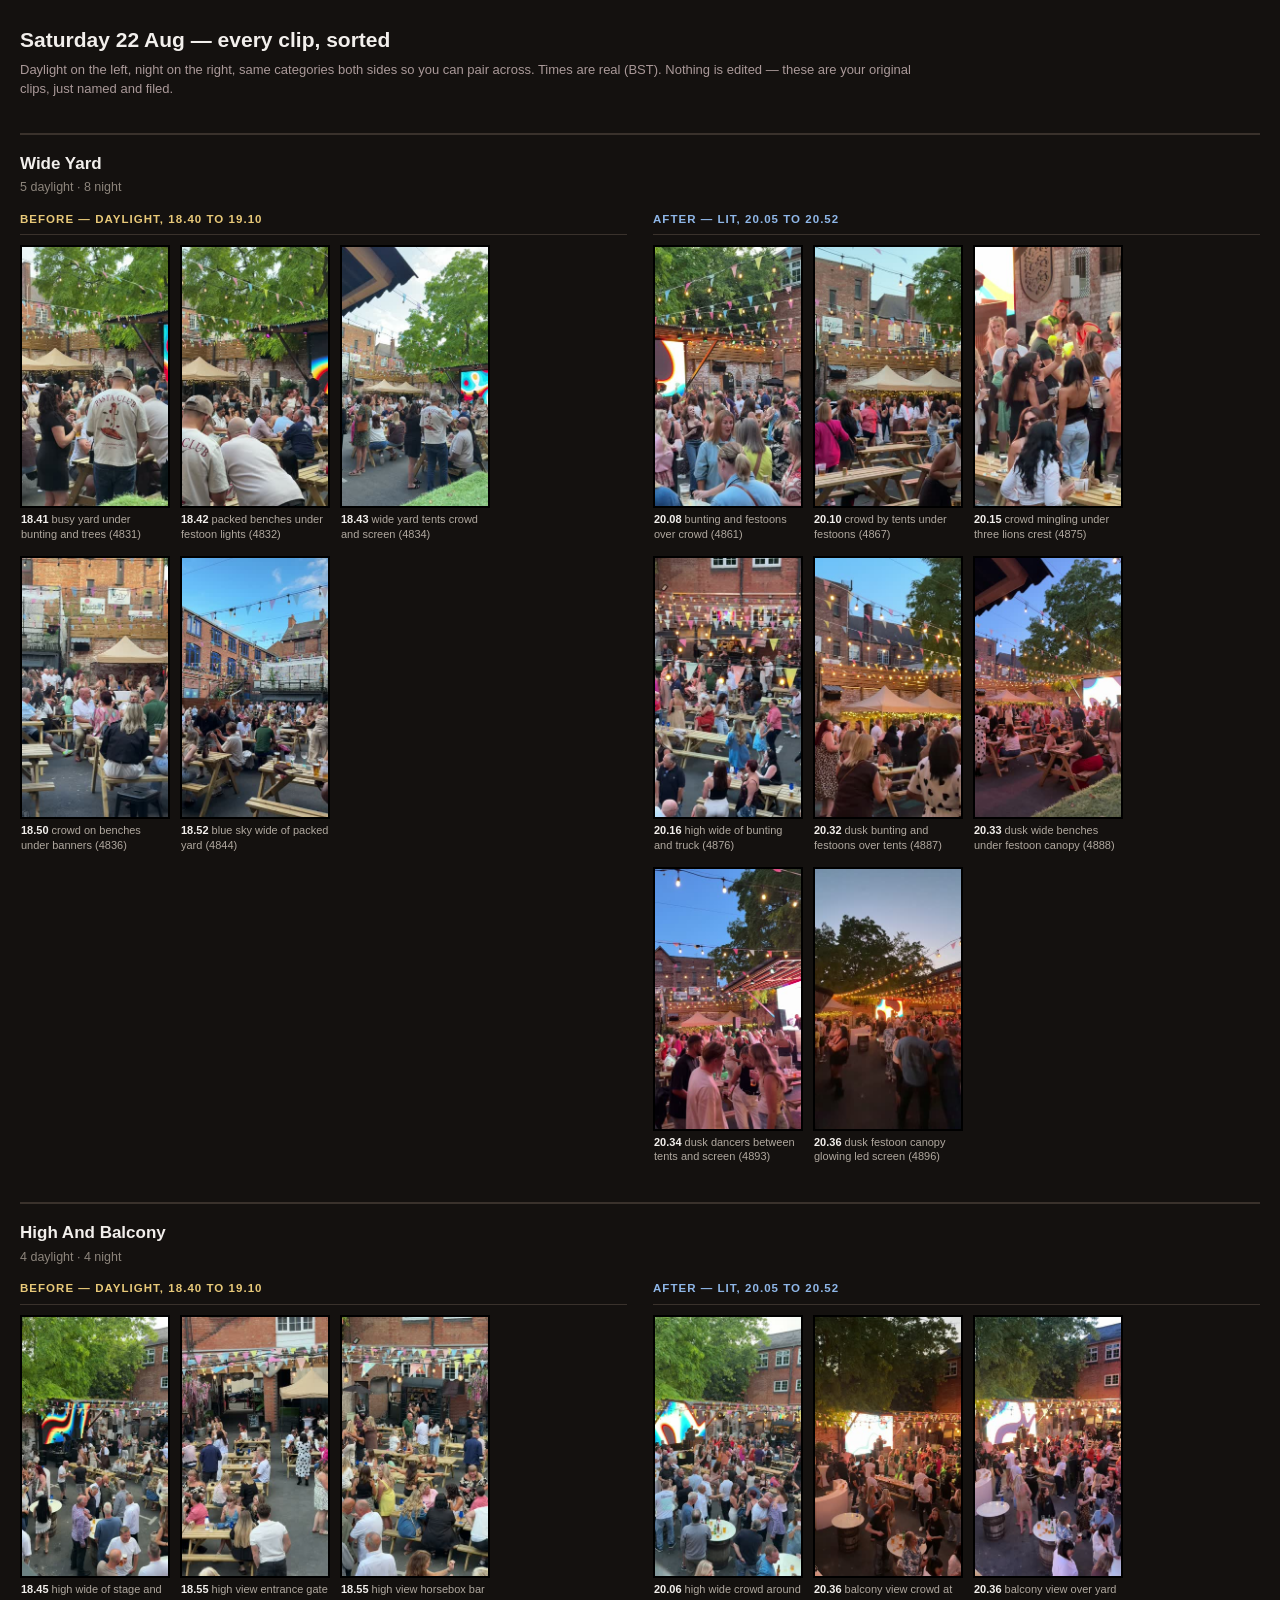
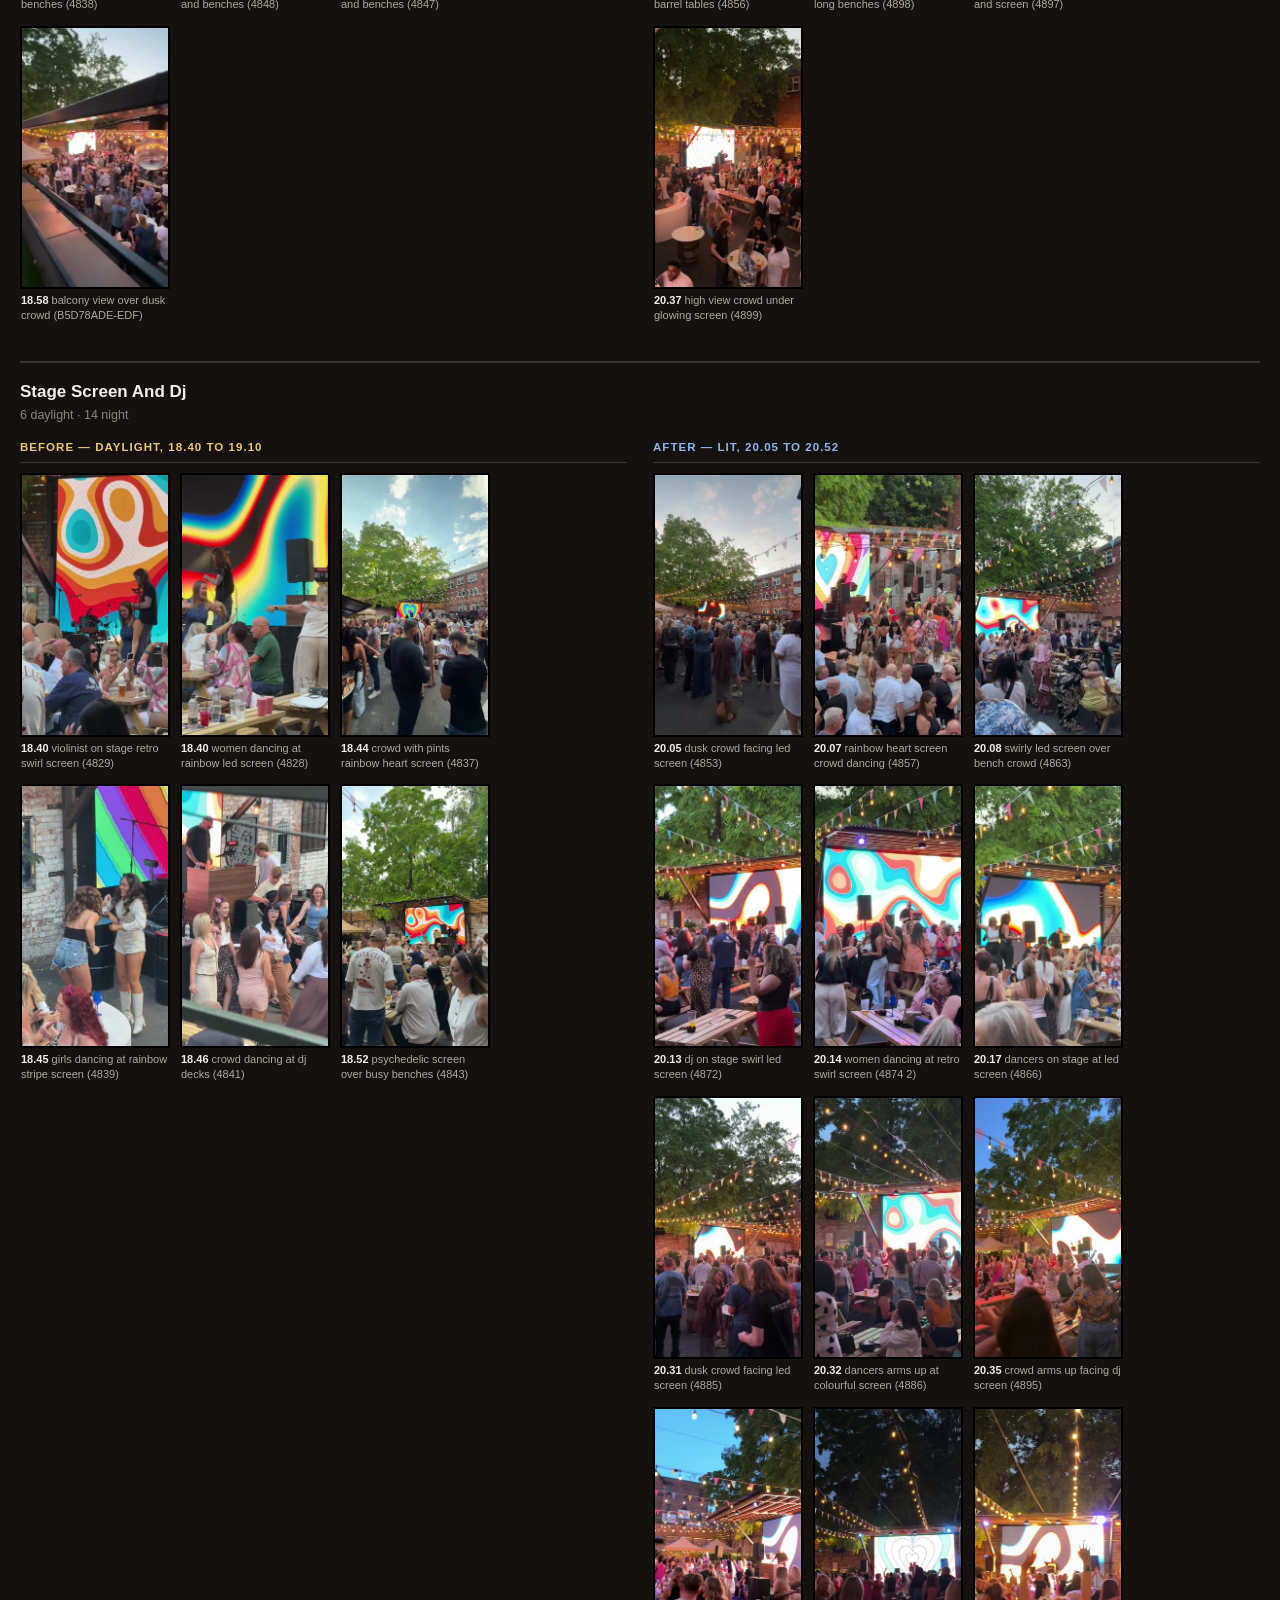
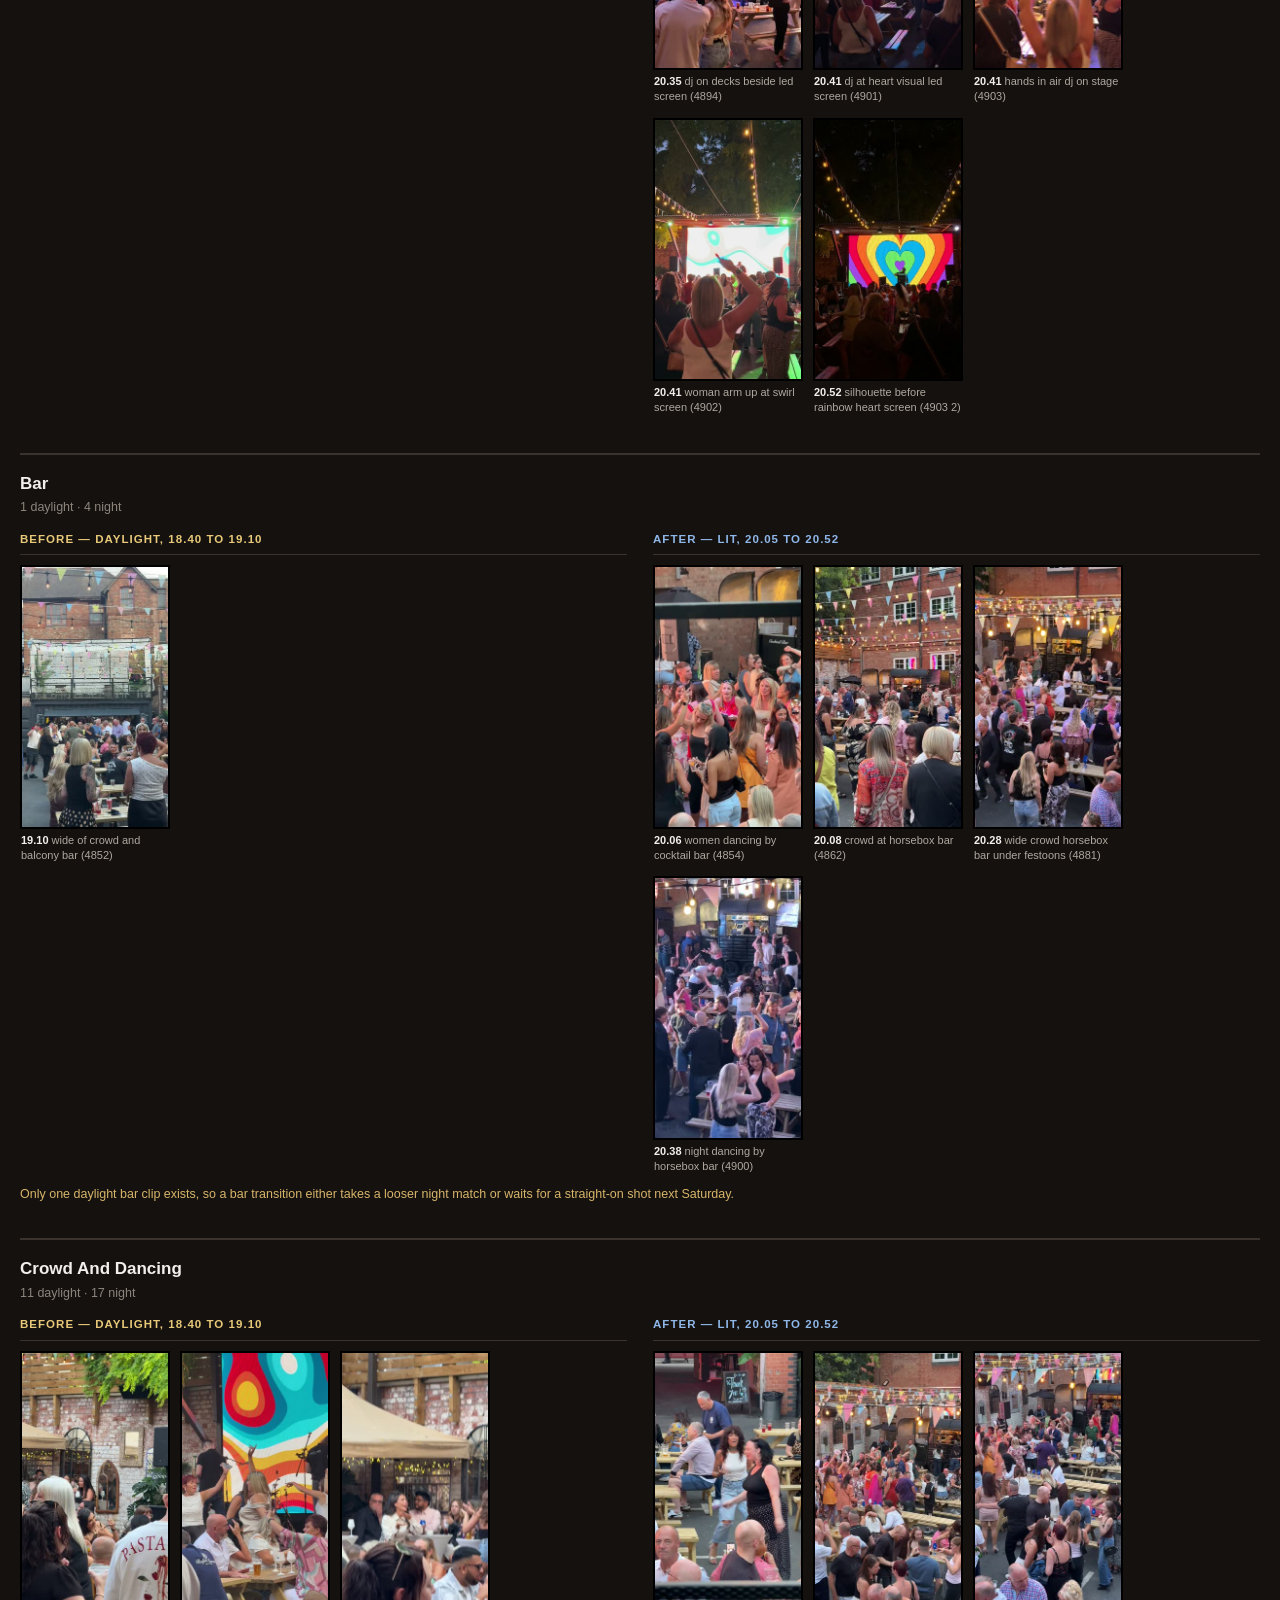
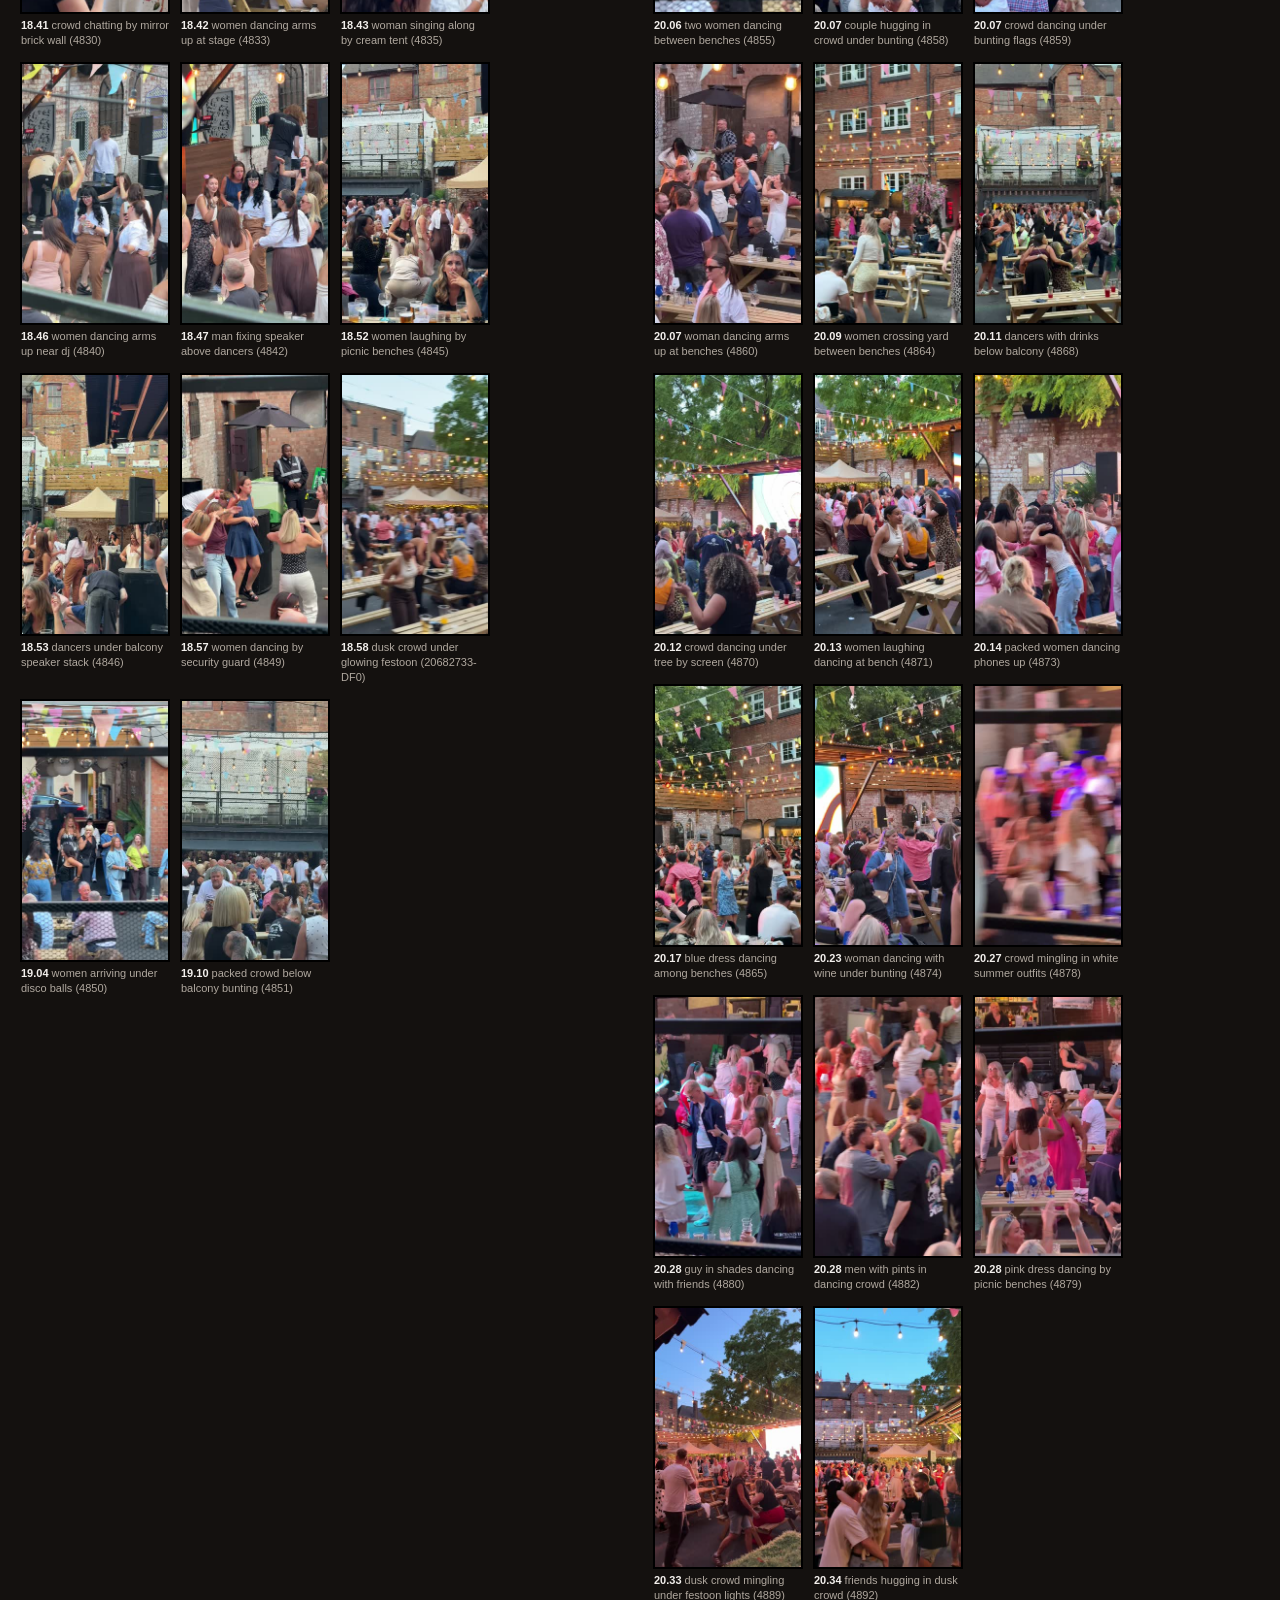
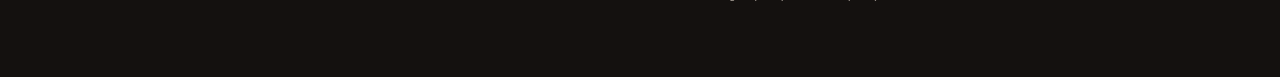
<file: clips.html>
<!doctype html><html lang="en"><head><meta charset="utf-8">
<meta name="viewport" content="width=device-width,initial-scale=1"><meta name="robots" content="noindex,nofollow">
<title>Saturday clips — day / night</title><style>
*{box-sizing:border-box;margin:0;padding:0}
body{font:15px/1.5 -apple-system,"Helvetica Neue",Arial,sans-serif;background:#14110f;color:#f2efec;padding:24px 20px 70px}
h1{font-size:21px;font-weight:800}
.sub{color:#a99;font-size:13px;margin:4px 0 22px;max-width:900px}
h2{font-size:17px;font-weight:800;margin:34px 0 2px;border-top:2px solid #3a322c;padding-top:16px;text-transform:capitalize}
.count{font-size:12.5px;color:#8d857c;margin-bottom:14px}
.cols{display:grid;grid-template-columns:1fr 1fr;gap:26px}
.colhead{font-size:11.5px;font-weight:800;letter-spacing:.09em;text-transform:uppercase;color:#cfc7be;margin-bottom:10px;padding-bottom:6px;border-bottom:1px solid #3a322c}
.day .colhead{color:#e8c979}.night .colhead{color:#8fb7e8}
.grid{display:flex;flex-wrap:wrap;gap:10px}
figure{width:150px}
img{width:100%;display:block;background:#000;border:2px solid transparent}
figure:hover img{border-color:#7fc383}
figcaption{font-size:11px;line-height:1.35;color:#b0a89f;padding:4px 1px}
figcaption b{color:#f2efec;font-weight:700}
.thin{color:#d8b56a;font-size:12.5px;margin-top:8px}
</style></head><body>
<h1>Saturday 22 Aug — every clip, sorted</h1>
<p class="sub">Daylight on the left, night on the right, same categories both sides so you can pair across. Times are real (BST). Nothing is edited — these are your original clips, just named and filed.</p>
<h2>wide yard</h2><p class="count">5 daylight · 8 night</p><div class="cols">
<div class="day"><div class="colhead">Before — daylight, 18.40 to 19.10</div><div class="grid">
<figure><img src="qc-assets/clips/18-41-busy-yard-under-bunting-and-trees-4831.jpg" loading="lazy"><figcaption><b>18.41</b> busy yard under bunting and trees (4831)</figcaption></figure>
<figure><img src="qc-assets/clips/18-42-packed-benches-under-festoon-lights-4832.jpg" loading="lazy"><figcaption><b>18.42</b> packed benches under festoon lights (4832)</figcaption></figure>
<figure><img src="qc-assets/clips/18-43-wide-yard-tents-crowd-and-screen-4834.jpg" loading="lazy"><figcaption><b>18.43</b> wide yard tents crowd and screen (4834)</figcaption></figure>
<figure><img src="qc-assets/clips/18-50-crowd-on-benches-under-banners-4836.jpg" loading="lazy"><figcaption><b>18.50</b> crowd on benches under banners (4836)</figcaption></figure>
<figure><img src="qc-assets/clips/18-52-blue-sky-wide-of-packed-yard-4844.jpg" loading="lazy"><figcaption><b>18.52</b> blue sky wide of packed yard (4844)</figcaption></figure>
</div></div>
<div class="night"><div class="colhead">After — lit, 20.05 to 20.52</div><div class="grid">
<figure><img src="qc-assets/clips/20-08-bunting-and-festoons-over-crowd-4861.jpg" loading="lazy"><figcaption><b>20.08</b> bunting and festoons over crowd (4861)</figcaption></figure>
<figure><img src="qc-assets/clips/20-10-crowd-by-tents-under-festoons-4867.jpg" loading="lazy"><figcaption><b>20.10</b> crowd by tents under festoons (4867)</figcaption></figure>
<figure><img src="qc-assets/clips/20-15-crowd-mingling-under-three-lions-crest-4875.jpg" loading="lazy"><figcaption><b>20.15</b> crowd mingling under three lions crest (4875)</figcaption></figure>
<figure><img src="qc-assets/clips/20-16-high-wide-of-bunting-and-truck-4876.jpg" loading="lazy"><figcaption><b>20.16</b> high wide of bunting and truck (4876)</figcaption></figure>
<figure><img src="qc-assets/clips/20-32-dusk-bunting-and-festoons-over-tents-4887.jpg" loading="lazy"><figcaption><b>20.32</b> dusk bunting and festoons over tents (4887)</figcaption></figure>
<figure><img src="qc-assets/clips/20-33-dusk-wide-benches-under-festoon-canopy-4888.jpg" loading="lazy"><figcaption><b>20.33</b> dusk wide benches under festoon canopy (4888)</figcaption></figure>
<figure><img src="qc-assets/clips/20-34-dusk-dancers-between-tents-and-screen-4893.jpg" loading="lazy"><figcaption><b>20.34</b> dusk dancers between tents and screen (4893)</figcaption></figure>
<figure><img src="qc-assets/clips/20-36-dusk-festoon-canopy-glowing-led-screen-4896.jpg" loading="lazy"><figcaption><b>20.36</b> dusk festoon canopy glowing led screen (4896)</figcaption></figure>
</div></div>
</div>
<h2>high and balcony</h2><p class="count">4 daylight · 4 night</p><div class="cols">
<div class="day"><div class="colhead">Before — daylight, 18.40 to 19.10</div><div class="grid">
<figure><img src="qc-assets/clips/18-45-high-wide-of-stage-and-benches-4838.jpg" loading="lazy"><figcaption><b>18.45</b> high wide of stage and benches (4838)</figcaption></figure>
<figure><img src="qc-assets/clips/18-55-high-view-entrance-gate-and-benches-4848.jpg" loading="lazy"><figcaption><b>18.55</b> high view entrance gate and benches (4848)</figcaption></figure>
<figure><img src="qc-assets/clips/18-55-high-view-horsebox-bar-and-benches-4847.jpg" loading="lazy"><figcaption><b>18.55</b> high view horsebox bar and benches (4847)</figcaption></figure>
<figure><img src="qc-assets/clips/18-58-balcony-view-over-dusk-crowd-b5d78ade-edf.jpg" loading="lazy"><figcaption><b>18.58</b> balcony view over dusk crowd (B5D78ADE-EDF)</figcaption></figure>
</div></div>
<div class="night"><div class="colhead">After — lit, 20.05 to 20.52</div><div class="grid">
<figure><img src="qc-assets/clips/20-06-high-wide-crowd-around-barrel-tables-4856.jpg" loading="lazy"><figcaption><b>20.06</b> high wide crowd around barrel tables (4856)</figcaption></figure>
<figure><img src="qc-assets/clips/20-36-balcony-view-crowd-at-long-benches-4898.jpg" loading="lazy"><figcaption><b>20.36</b> balcony view crowd at long benches (4898)</figcaption></figure>
<figure><img src="qc-assets/clips/20-36-balcony-view-over-yard-and-screen-4897.jpg" loading="lazy"><figcaption><b>20.36</b> balcony view over yard and screen (4897)</figcaption></figure>
<figure><img src="qc-assets/clips/20-37-high-view-crowd-under-glowing-screen-4899.jpg" loading="lazy"><figcaption><b>20.37</b> high view crowd under glowing screen (4899)</figcaption></figure>
</div></div>
</div>
<h2>stage screen and dj</h2><p class="count">6 daylight · 14 night</p><div class="cols">
<div class="day"><div class="colhead">Before — daylight, 18.40 to 19.10</div><div class="grid">
<figure><img src="qc-assets/clips/18-40-violinist-on-stage-retro-swirl-screen-4829.jpg" loading="lazy"><figcaption><b>18.40</b> violinist on stage retro swirl screen (4829)</figcaption></figure>
<figure><img src="qc-assets/clips/18-40-women-dancing-at-rainbow-led-screen-4828.jpg" loading="lazy"><figcaption><b>18.40</b> women dancing at rainbow led screen (4828)</figcaption></figure>
<figure><img src="qc-assets/clips/18-44-crowd-with-pints-rainbow-heart-screen-4837.jpg" loading="lazy"><figcaption><b>18.44</b> crowd with pints rainbow heart screen (4837)</figcaption></figure>
<figure><img src="qc-assets/clips/18-45-girls-dancing-at-rainbow-stripe-screen-4839.jpg" loading="lazy"><figcaption><b>18.45</b> girls dancing at rainbow stripe screen (4839)</figcaption></figure>
<figure><img src="qc-assets/clips/18-46-crowd-dancing-at-dj-decks-4841.jpg" loading="lazy"><figcaption><b>18.46</b> crowd dancing at dj decks (4841)</figcaption></figure>
<figure><img src="qc-assets/clips/18-52-psychedelic-screen-over-busy-benches-4843.jpg" loading="lazy"><figcaption><b>18.52</b> psychedelic screen over busy benches (4843)</figcaption></figure>
</div></div>
<div class="night"><div class="colhead">After — lit, 20.05 to 20.52</div><div class="grid">
<figure><img src="qc-assets/clips/20-05-dusk-crowd-facing-led-screen-4853.jpg" loading="lazy"><figcaption><b>20.05</b> dusk crowd facing led screen (4853)</figcaption></figure>
<figure><img src="qc-assets/clips/20-07-rainbow-heart-screen-crowd-dancing-4857.jpg" loading="lazy"><figcaption><b>20.07</b> rainbow heart screen crowd dancing (4857)</figcaption></figure>
<figure><img src="qc-assets/clips/20-08-swirly-led-screen-over-bench-crowd-4863.jpg" loading="lazy"><figcaption><b>20.08</b> swirly led screen over bench crowd (4863)</figcaption></figure>
<figure><img src="qc-assets/clips/20-13-dj-on-stage-swirl-led-screen-4872.jpg" loading="lazy"><figcaption><b>20.13</b> dj on stage swirl led screen (4872)</figcaption></figure>
<figure><img src="qc-assets/clips/20-14-women-dancing-at-retro-swirl-screen-4874-2.jpg" loading="lazy"><figcaption><b>20.14</b> women dancing at retro swirl screen (4874 2)</figcaption></figure>
<figure><img src="qc-assets/clips/20-17-dancers-on-stage-at-led-screen-4866.jpg" loading="lazy"><figcaption><b>20.17</b> dancers on stage at led screen (4866)</figcaption></figure>
<figure><img src="qc-assets/clips/20-31-dusk-crowd-facing-led-screen-4885.jpg" loading="lazy"><figcaption><b>20.31</b> dusk crowd facing led screen (4885)</figcaption></figure>
<figure><img src="qc-assets/clips/20-32-dancers-arms-up-at-colourful-screen-4886.jpg" loading="lazy"><figcaption><b>20.32</b> dancers arms up at colourful screen (4886)</figcaption></figure>
<figure><img src="qc-assets/clips/20-35-crowd-arms-up-facing-dj-screen-4895.jpg" loading="lazy"><figcaption><b>20.35</b> crowd arms up facing dj screen (4895)</figcaption></figure>
<figure><img src="qc-assets/clips/20-35-dj-on-decks-beside-led-screen-4894.jpg" loading="lazy"><figcaption><b>20.35</b> dj on decks beside led screen (4894)</figcaption></figure>
<figure><img src="qc-assets/clips/20-41-dj-at-heart-visual-led-screen-4901.jpg" loading="lazy"><figcaption><b>20.41</b> dj at heart visual led screen (4901)</figcaption></figure>
<figure><img src="qc-assets/clips/20-41-hands-in-air-dj-on-stage-4903.jpg" loading="lazy"><figcaption><b>20.41</b> hands in air dj on stage (4903)</figcaption></figure>
<figure><img src="qc-assets/clips/20-41-woman-arm-up-at-swirl-screen-4902.jpg" loading="lazy"><figcaption><b>20.41</b> woman arm up at swirl screen (4902)</figcaption></figure>
<figure><img src="qc-assets/clips/20-52-silhouette-before-rainbow-heart-screen-4903-2.jpg" loading="lazy"><figcaption><b>20.52</b> silhouette before rainbow heart screen (4903 2)</figcaption></figure>
</div></div>
</div>
<h2>bar</h2><p class="count">1 daylight · 4 night</p><div class="cols">
<div class="day"><div class="colhead">Before — daylight, 18.40 to 19.10</div><div class="grid">
<figure><img src="qc-assets/clips/19-10-wide-of-crowd-and-balcony-bar-4852.jpg" loading="lazy"><figcaption><b>19.10</b> wide of crowd and balcony bar (4852)</figcaption></figure>
</div></div>
<div class="night"><div class="colhead">After — lit, 20.05 to 20.52</div><div class="grid">
<figure><img src="qc-assets/clips/20-06-women-dancing-by-cocktail-bar-4854.jpg" loading="lazy"><figcaption><b>20.06</b> women dancing by cocktail bar (4854)</figcaption></figure>
<figure><img src="qc-assets/clips/20-08-crowd-at-horsebox-bar-4862.jpg" loading="lazy"><figcaption><b>20.08</b> crowd at horsebox bar (4862)</figcaption></figure>
<figure><img src="qc-assets/clips/20-28-wide-crowd-horsebox-bar-under-festoons-4881.jpg" loading="lazy"><figcaption><b>20.28</b> wide crowd horsebox bar under festoons (4881)</figcaption></figure>
<figure><img src="qc-assets/clips/20-38-night-dancing-by-horsebox-bar-4900.jpg" loading="lazy"><figcaption><b>20.38</b> night dancing by horsebox bar (4900)</figcaption></figure>
</div></div>
</div>
<p class="thin">Only one daylight bar clip exists, so a bar transition either takes a looser night match or waits for a straight-on shot next Saturday.</p>
<h2>crowd and dancing</h2><p class="count">11 daylight · 17 night</p><div class="cols">
<div class="day"><div class="colhead">Before — daylight, 18.40 to 19.10</div><div class="grid">
<figure><img src="qc-assets/clips/18-41-crowd-chatting-by-mirror-brick-wall-4830.jpg" loading="lazy"><figcaption><b>18.41</b> crowd chatting by mirror brick wall (4830)</figcaption></figure>
<figure><img src="qc-assets/clips/18-42-women-dancing-arms-up-at-stage-4833.jpg" loading="lazy"><figcaption><b>18.42</b> women dancing arms up at stage (4833)</figcaption></figure>
<figure><img src="qc-assets/clips/18-43-woman-singing-along-by-cream-tent-4835.jpg" loading="lazy"><figcaption><b>18.43</b> woman singing along by cream tent (4835)</figcaption></figure>
<figure><img src="qc-assets/clips/18-46-women-dancing-arms-up-near-dj-4840.jpg" loading="lazy"><figcaption><b>18.46</b> women dancing arms up near dj (4840)</figcaption></figure>
<figure><img src="qc-assets/clips/18-47-man-fixing-speaker-above-dancers-4842.jpg" loading="lazy"><figcaption><b>18.47</b> man fixing speaker above dancers (4842)</figcaption></figure>
<figure><img src="qc-assets/clips/18-52-women-laughing-by-picnic-benches-4845.jpg" loading="lazy"><figcaption><b>18.52</b> women laughing by picnic benches (4845)</figcaption></figure>
<figure><img src="qc-assets/clips/18-53-dancers-under-balcony-speaker-stack-4846.jpg" loading="lazy"><figcaption><b>18.53</b> dancers under balcony speaker stack (4846)</figcaption></figure>
<figure><img src="qc-assets/clips/18-57-women-dancing-by-security-guard-4849.jpg" loading="lazy"><figcaption><b>18.57</b> women dancing by security guard (4849)</figcaption></figure>
<figure><img src="qc-assets/clips/18-58-dusk-crowd-under-glowing-festoon-20682733-df0.jpg" loading="lazy"><figcaption><b>18.58</b> dusk crowd under glowing festoon (20682733-DF0)</figcaption></figure>
<figure><img src="qc-assets/clips/19-04-women-arriving-under-disco-balls-4850.jpg" loading="lazy"><figcaption><b>19.04</b> women arriving under disco balls (4850)</figcaption></figure>
<figure><img src="qc-assets/clips/19-10-packed-crowd-below-balcony-bunting-4851.jpg" loading="lazy"><figcaption><b>19.10</b> packed crowd below balcony bunting (4851)</figcaption></figure>
</div></div>
<div class="night"><div class="colhead">After — lit, 20.05 to 20.52</div><div class="grid">
<figure><img src="qc-assets/clips/20-06-two-women-dancing-between-benches-4855.jpg" loading="lazy"><figcaption><b>20.06</b> two women dancing between benches (4855)</figcaption></figure>
<figure><img src="qc-assets/clips/20-07-couple-hugging-in-crowd-under-bunting-4858.jpg" loading="lazy"><figcaption><b>20.07</b> couple hugging in crowd under bunting (4858)</figcaption></figure>
<figure><img src="qc-assets/clips/20-07-crowd-dancing-under-bunting-flags-4859.jpg" loading="lazy"><figcaption><b>20.07</b> crowd dancing under bunting flags (4859)</figcaption></figure>
<figure><img src="qc-assets/clips/20-07-woman-dancing-arms-up-at-benches-4860.jpg" loading="lazy"><figcaption><b>20.07</b> woman dancing arms up at benches (4860)</figcaption></figure>
<figure><img src="qc-assets/clips/20-09-women-crossing-yard-between-benches-4864.jpg" loading="lazy"><figcaption><b>20.09</b> women crossing yard between benches (4864)</figcaption></figure>
<figure><img src="qc-assets/clips/20-11-dancers-with-drinks-below-balcony-4868.jpg" loading="lazy"><figcaption><b>20.11</b> dancers with drinks below balcony (4868)</figcaption></figure>
<figure><img src="qc-assets/clips/20-12-crowd-dancing-under-tree-by-screen-4870.jpg" loading="lazy"><figcaption><b>20.12</b> crowd dancing under tree by screen (4870)</figcaption></figure>
<figure><img src="qc-assets/clips/20-13-women-laughing-dancing-at-bench-4871.jpg" loading="lazy"><figcaption><b>20.13</b> women laughing dancing at bench (4871)</figcaption></figure>
<figure><img src="qc-assets/clips/20-14-packed-women-dancing-phones-up-4873.jpg" loading="lazy"><figcaption><b>20.14</b> packed women dancing phones up (4873)</figcaption></figure>
<figure><img src="qc-assets/clips/20-17-blue-dress-dancing-among-benches-4865.jpg" loading="lazy"><figcaption><b>20.17</b> blue dress dancing among benches (4865)</figcaption></figure>
<figure><img src="qc-assets/clips/20-23-woman-dancing-with-wine-under-bunting-4874.jpg" loading="lazy"><figcaption><b>20.23</b> woman dancing with wine under bunting (4874)</figcaption></figure>
<figure><img src="qc-assets/clips/20-27-crowd-mingling-in-white-summer-outfits-4878.jpg" loading="lazy"><figcaption><b>20.27</b> crowd mingling in white summer outfits (4878)</figcaption></figure>
<figure><img src="qc-assets/clips/20-28-guy-in-shades-dancing-with-friends-4880.jpg" loading="lazy"><figcaption><b>20.28</b> guy in shades dancing with friends (4880)</figcaption></figure>
<figure><img src="qc-assets/clips/20-28-men-with-pints-in-dancing-crowd-4882.jpg" loading="lazy"><figcaption><b>20.28</b> men with pints in dancing crowd (4882)</figcaption></figure>
<figure><img src="qc-assets/clips/20-28-pink-dress-dancing-by-picnic-benches-4879.jpg" loading="lazy"><figcaption><b>20.28</b> pink dress dancing by picnic benches (4879)</figcaption></figure>
<figure><img src="qc-assets/clips/20-33-dusk-crowd-mingling-under-festoon-lights-4889.jpg" loading="lazy"><figcaption><b>20.33</b> dusk crowd mingling under festoon lights (4889)</figcaption></figure>
<figure><img src="qc-assets/clips/20-34-friends-hugging-in-dusk-crowd-4892.jpg" loading="lazy"><figcaption><b>20.34</b> friends hugging in dusk crowd (4892)</figcaption></figure>
</div></div>
</div>
</body></html>
</file>
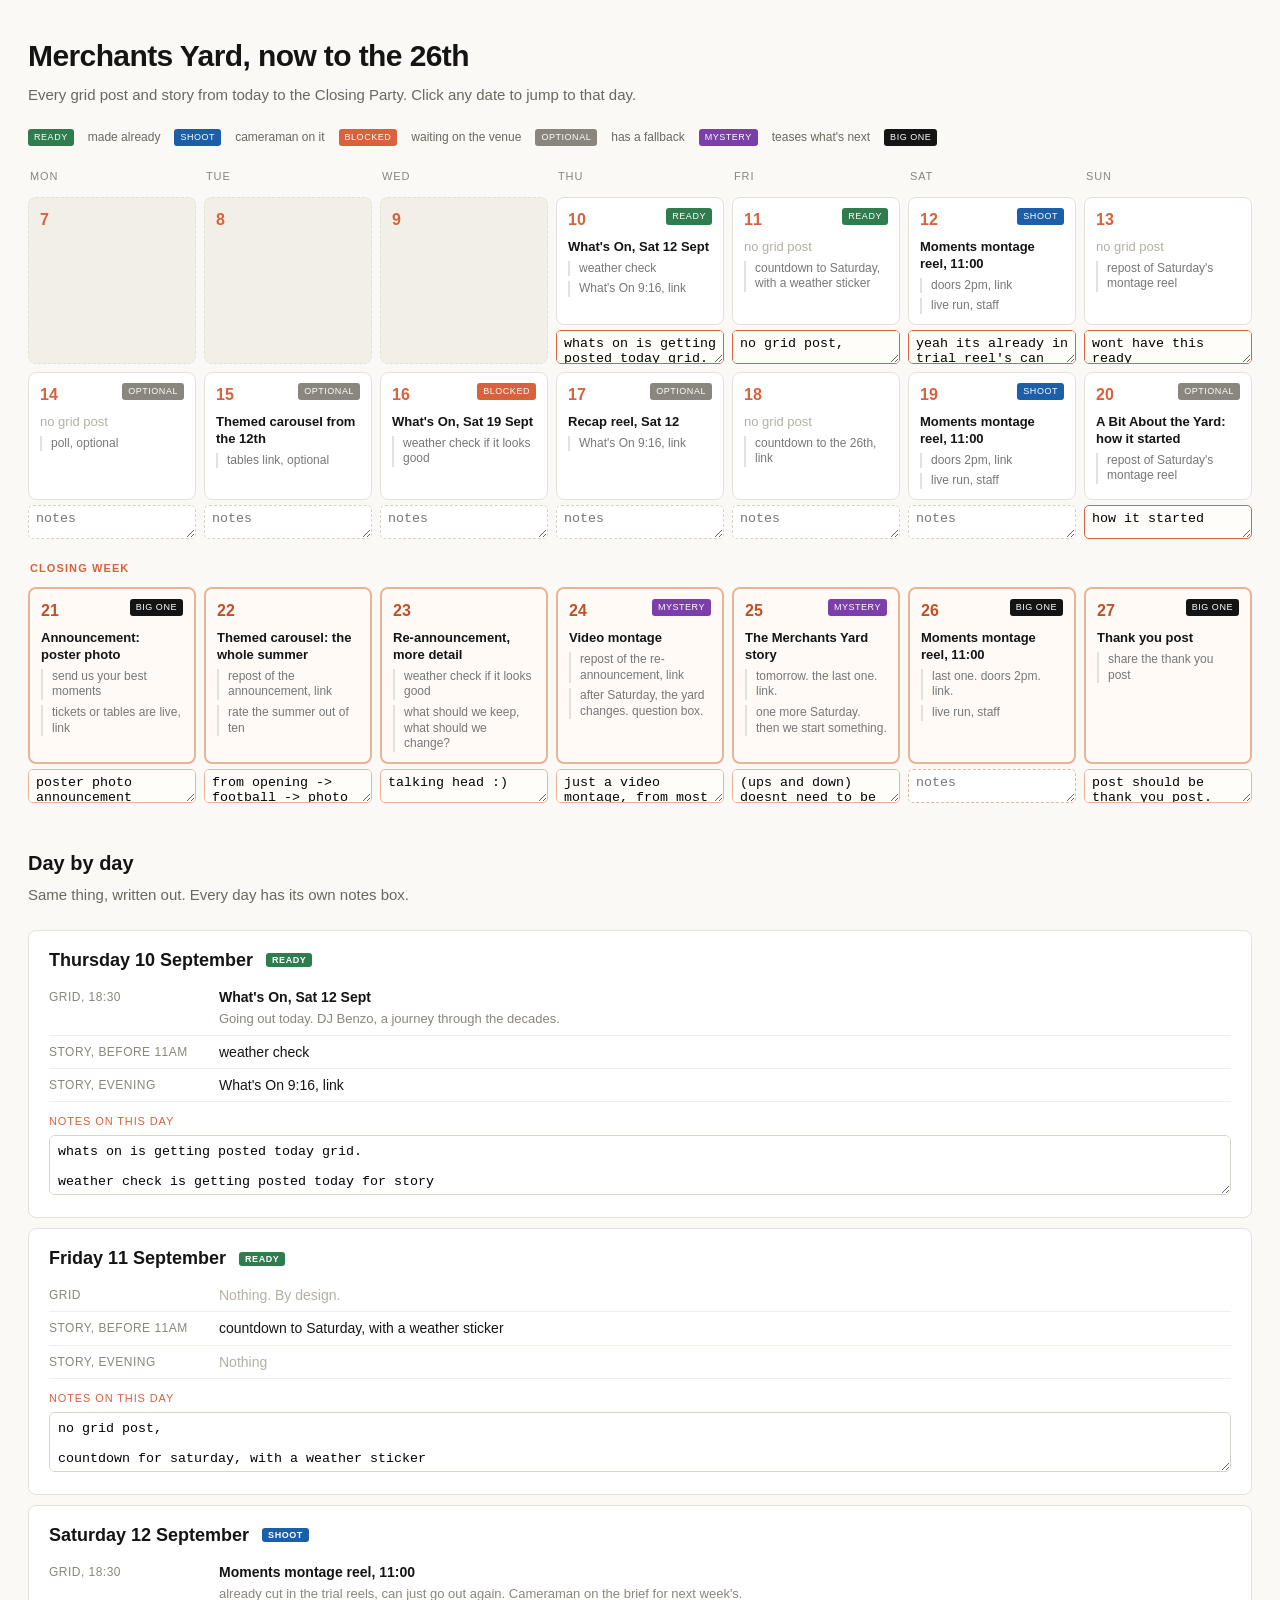
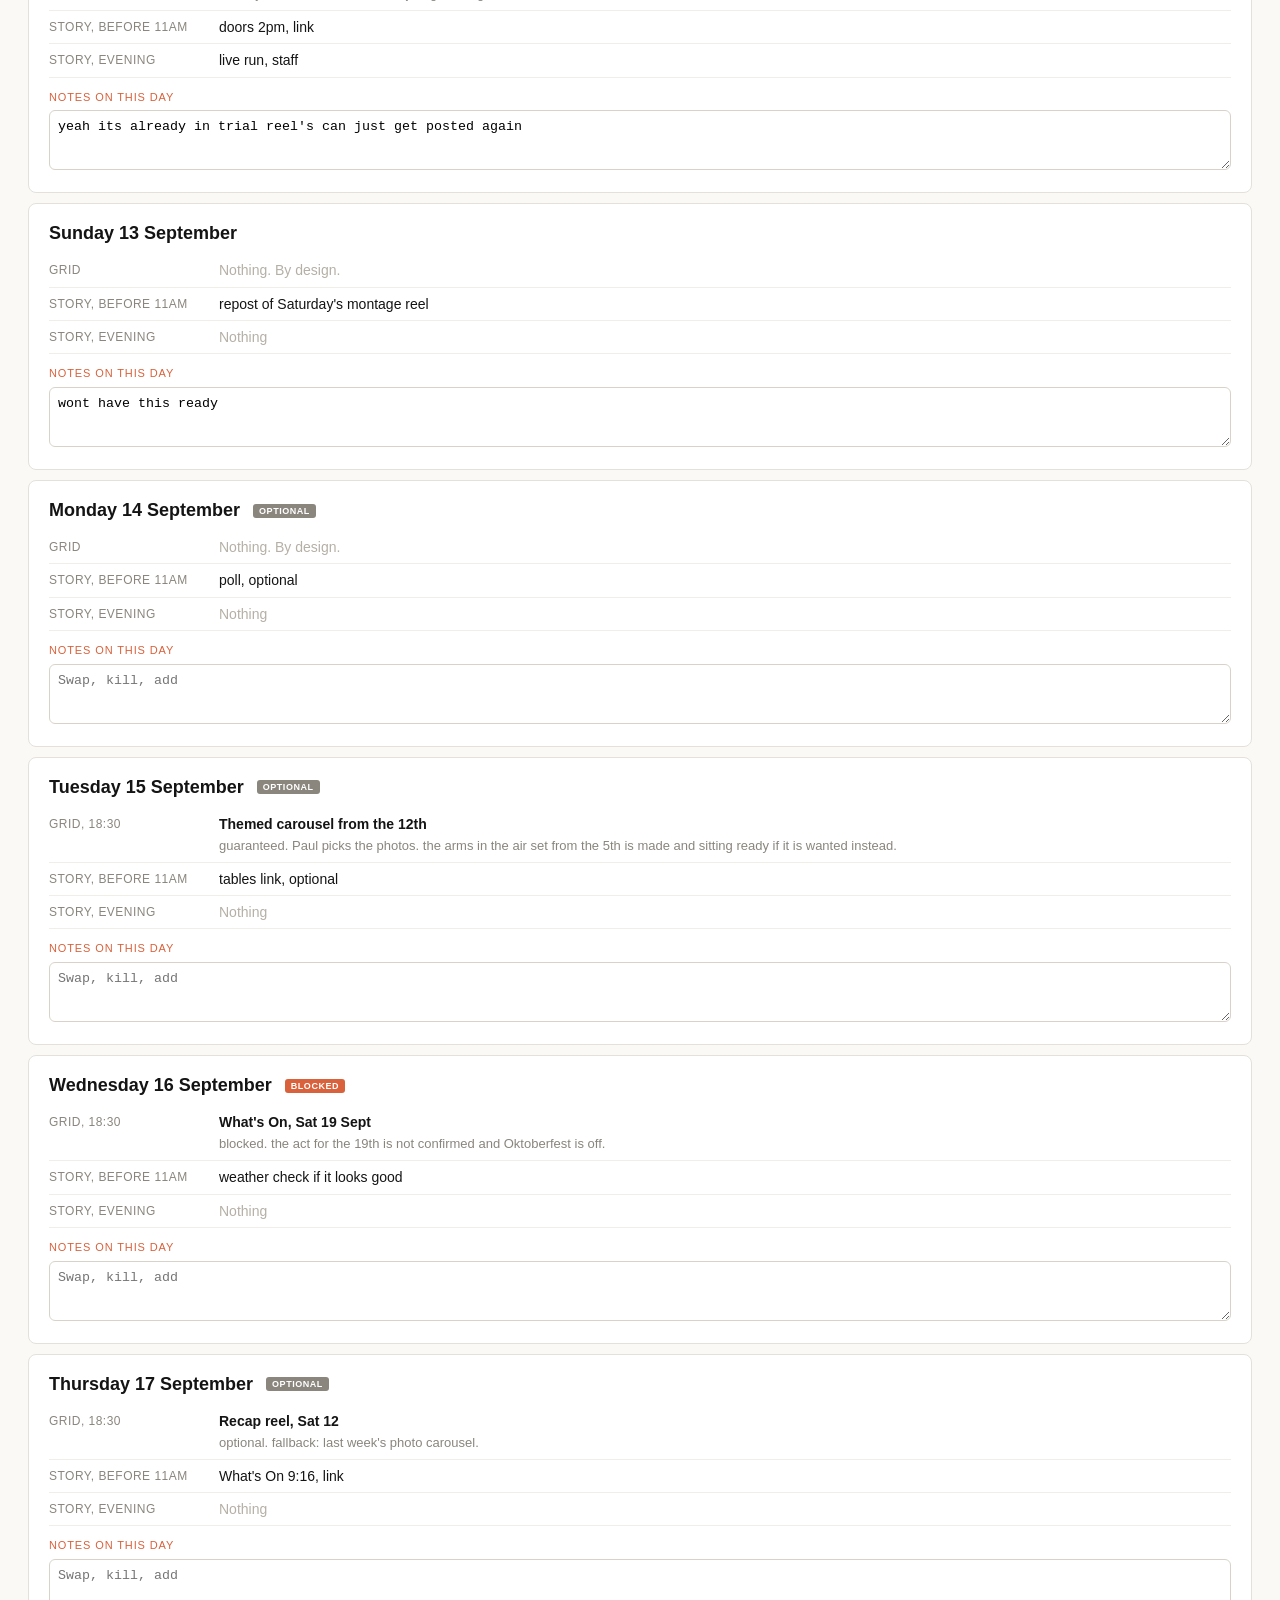
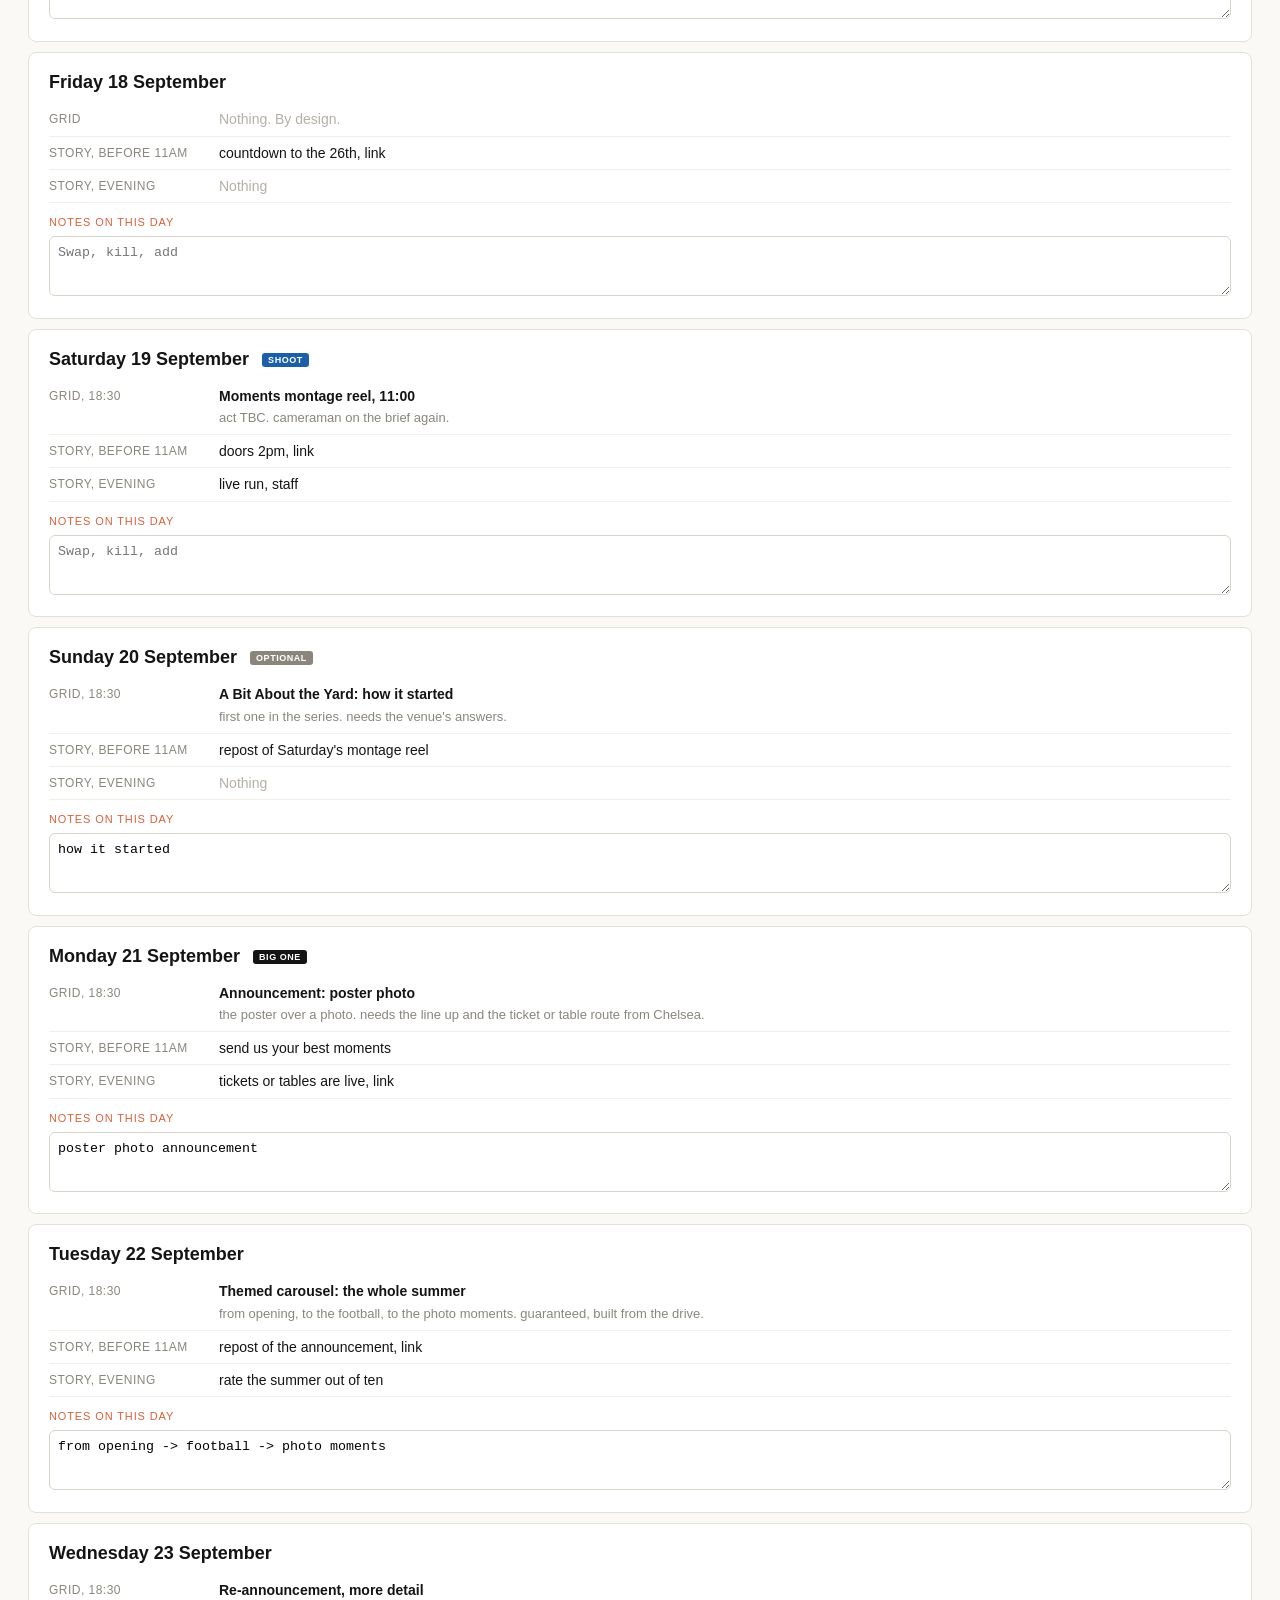
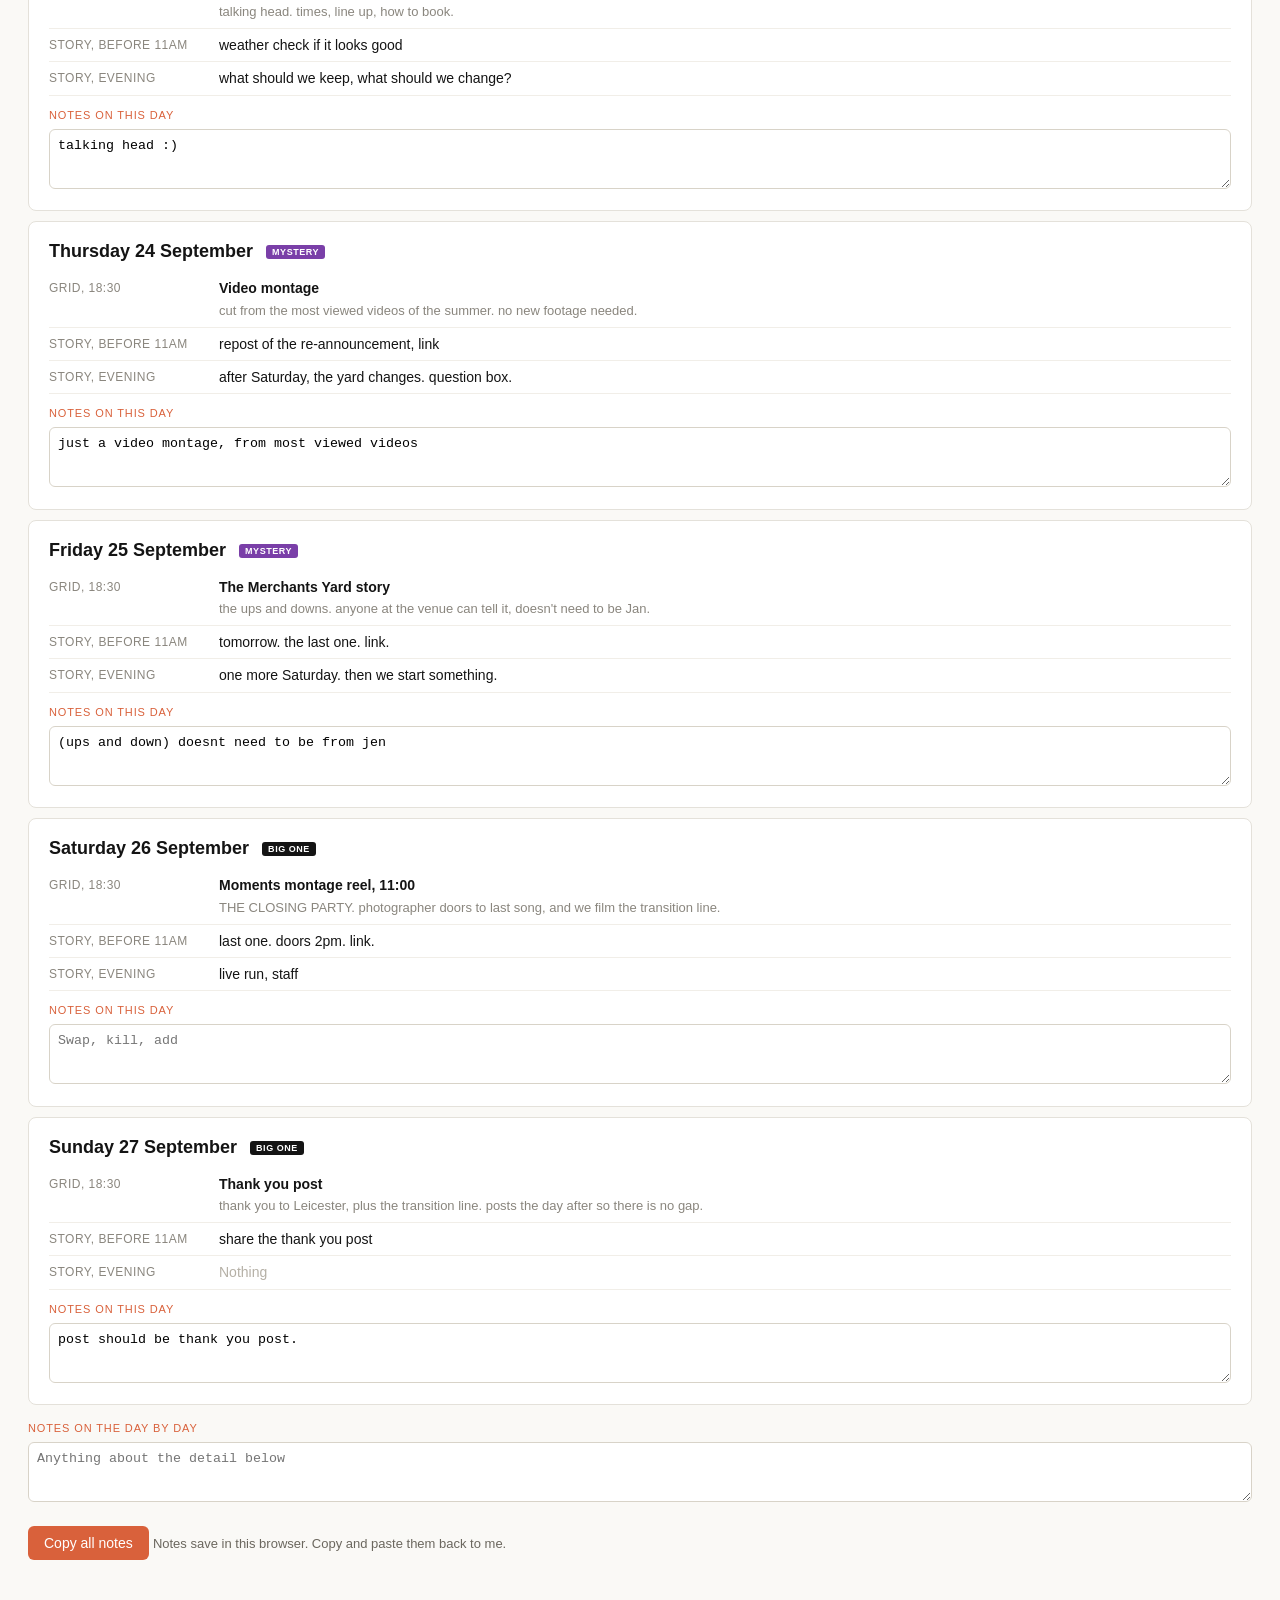
<file: my-calendar.html>
<!doctype html><html><head><meta charset="utf-8"><title>Merchants Yard, now to the 26th</title><style>
*{box-sizing:border-box;margin:0;padding:0}
body{font:15px/1.45 Inter,-apple-system,"Helvetica Neue",Arial,sans-serif;color:#141414;background:#faf9f6;padding:34px 28px 80px;scroll-behavior:smooth}
.wrap{max-width:1240px;margin:0 auto}
h1{font-size:30px;letter-spacing:-.02em}
.sub{color:#6b675e;margin:6px 0 24px;max-width:820px}
.cal{display:grid;grid-template-columns:repeat(7,1fr);gap:8px}
.hd{font-size:11px;letter-spacing:.08em;text-transform:uppercase;color:#8a867e;padding:0 0 4px 2px}
.cell{display:block;background:#fff;border:1px solid #e4e1da;border-radius:8px;padding:10px 11px;min-height:126px;text-decoration:none;color:inherit}
.cell:hover{border-color:#D9613B;box-shadow:0 2px 10px rgba(0,0,0,.06)}
.cell.past{background:#f2efe9;border-style:dashed;min-height:126px}
.num{font-weight:700;font-size:16px;color:#D9613B}
.fl{float:right;font-size:9px;letter-spacing:.06em;text-transform:uppercase;color:#fff;padding:2px 6px;border-radius:3px}
.gp{margin-top:8px;font-size:13px;font-weight:600;line-height:1.3}
.gp.none{font-weight:400;color:#b5b0a6}
.st{margin-top:5px;font-size:12px;color:#777;line-height:1.3;padding-left:9px;border-left:2px solid #e4e1da}
h2{font-size:20px;margin:46px 0 6px}
.day{background:#fff;border:1px solid #e4e1da;border-radius:8px;padding:16px 20px;margin-bottom:10px;scroll-margin-top:20px}
.day:target{border-color:#D9613B;background:#fffdfa}
.day h3{font-size:18px;margin-bottom:8px}
.day .fl{float:none;margin-left:8px;vertical-align:middle}
.day table{width:100%;border-collapse:collapse}
.day td{padding:6px 0;vertical-align:top;border-bottom:1px solid #f1eee8;font-size:14px}
.day td.lbl{width:170px;color:#8a867e;font-size:12px;letter-spacing:.04em;text-transform:uppercase;padding-top:8px}
.day small{display:block;color:#8a867e;margin-top:3px;font-size:13px}
.none{color:#b5b0a6}
.key{display:flex;gap:14px;flex-wrap:wrap;margin:14px 0 22px;font-size:12px;color:#6b675e;align-items:center}
.key span.fl{float:none}
.cellwrap{display:flex;flex-direction:column;gap:5px}
.cellwrap.lastweek .cell{background:#fffaf6;border-color:#e8b498;border-width:2px}
.cellwrap.lastweek .num{color:#c14f2a}
.cellwrap.lastweek textarea.mini{border-color:#e8b498}
.wklabel{grid-column:1 / -1;font-size:11px;letter-spacing:.1em;text-transform:uppercase;color:#D9613B;padding:14px 2px 2px;font-weight:600}
.cellwrap .cell{flex:1}
textarea.mini{width:100%;height:34px;border:1px dashed #d8d3c8;border-radius:5px;padding:5px 7px;font:12px/1.3 inherit;background:#fff;resize:vertical}
textarea.mini.has{border-style:solid;border-color:#D9613B;background:#fffdfa}
textarea.mini:focus{border-style:solid;border-color:#D9613B;outline:none;height:70px}
.qc{margin-top:12px}
.qc.wide{max-width:1240px;margin:16px 0 0}
.qc label{display:block;font-size:11px;letter-spacing:.08em;text-transform:uppercase;color:#D9613B;margin-bottom:5px}
.qc textarea{width:100%;min-height:60px;border:1px solid #d8d3c8;border-radius:6px;padding:8px;font:14px/1.4 inherit;background:#fff}
button{background:#D9613B;color:#fff;border:0;border-radius:6px;padding:9px 16px;font-size:14px;cursor:pointer}
</style></head><body><div class="wrap">
<h1>Merchants Yard, now to the 26th</h1>
<p class="sub">Every grid post and story from today to the Closing Party. Click any date to jump to that day.</p>
<div class="key">
<span class="fl" style="background:#2f7d4f">Ready</span> made already
<span class="fl" style="background:#1b5fa8">Shoot</span> cameraman on it
<span class="fl" style="background:#D9613B">Blocked</span> waiting on the venue
<span class="fl" style="background:#8a867e">Optional</span> has a fallback
<span class="fl" style="background:#7a3fa8">Mystery</span> teases what's next
<span class="fl" style="background:#141414">Big one</span>
</div>
<div class="cal"><div class="hd">Mon</div><div class="hd">Tue</div><div class="hd">Wed</div><div class="hd">Thu</div><div class="hd">Fri</div><div class="hd">Sat</div><div class="hd">Sun</div><div class="cellwrap"><div class="cell past"><span class="num">7</span></div></div><div class="cellwrap"><div class="cell past"><span class="num">8</span></div></div><div class="cellwrap"><div class="cell past"><span class="num">9</span></div></div><div class="cellwrap"><a class="cell" href="#d2026-09-10"><span class="num">10</span><span class="fl" style="background:#2f7d4f">Ready</span><div class="gp">What&#x27;s On, Sat 12 Sept</div><div class="st">weather check</div><div class="st">What&#x27;s On 9:16, link</div></a><textarea class="mini has" data-k="c2026-09-10" placeholder="notes">whats on is getting posted today grid.

weather check is getting posted today for story</textarea></div><div class="cellwrap"><a class="cell" href="#d2026-09-11"><span class="num">11</span><span class="fl" style="background:#2f7d4f">Ready</span><div class="gp none">no grid post</div><div class="st">countdown to Saturday, with a weather sticker</div></a><textarea class="mini has" data-k="c2026-09-11" placeholder="notes">no grid post,

countdown for saturday, with a weather sticker</textarea></div><div class="cellwrap"><a class="cell" href="#d2026-09-12"><span class="num">12</span><span class="fl" style="background:#1b5fa8">Shoot</span><div class="gp">Moments montage reel, 11:00</div><div class="st">doors 2pm, link</div><div class="st">live run, staff</div></a><textarea class="mini has" data-k="c2026-09-12" placeholder="notes">yeah its already in trial reel&#x27;s can just get posted again</textarea></div><div class="cellwrap"><a class="cell" href="#d2026-09-13"><span class="num">13</span><div class="gp none">no grid post</div><div class="st">repost of Saturday&#x27;s montage reel</div></a><textarea class="mini has" data-k="c2026-09-13" placeholder="notes">wont have this ready</textarea></div><div class="cellwrap"><a class="cell" href="#d2026-09-14"><span class="num">14</span><span class="fl" style="background:#8a867e">Optional</span><div class="gp none">no grid post</div><div class="st">poll, optional</div></a><textarea class="mini" data-k="c2026-09-14" placeholder="notes"></textarea></div><div class="cellwrap"><a class="cell" href="#d2026-09-15"><span class="num">15</span><span class="fl" style="background:#8a867e">Optional</span><div class="gp">Themed carousel from the 12th</div><div class="st">tables link, optional</div></a><textarea class="mini" data-k="c2026-09-15" placeholder="notes"></textarea></div><div class="cellwrap"><a class="cell" href="#d2026-09-16"><span class="num">16</span><span class="fl" style="background:#D9613B">Blocked</span><div class="gp">What&#x27;s On, Sat 19 Sept</div><div class="st">weather check if it looks good</div></a><textarea class="mini" data-k="c2026-09-16" placeholder="notes"></textarea></div><div class="cellwrap"><a class="cell" href="#d2026-09-17"><span class="num">17</span><span class="fl" style="background:#8a867e">Optional</span><div class="gp">Recap reel, Sat 12</div><div class="st">What&#x27;s On 9:16, link</div></a><textarea class="mini" data-k="c2026-09-17" placeholder="notes"></textarea></div><div class="cellwrap"><a class="cell" href="#d2026-09-18"><span class="num">18</span><div class="gp none">no grid post</div><div class="st">countdown to the 26th, link</div></a><textarea class="mini" data-k="c2026-09-18" placeholder="notes"></textarea></div><div class="cellwrap"><a class="cell" href="#d2026-09-19"><span class="num">19</span><span class="fl" style="background:#1b5fa8">Shoot</span><div class="gp">Moments montage reel, 11:00</div><div class="st">doors 2pm, link</div><div class="st">live run, staff</div></a><textarea class="mini" data-k="c2026-09-19" placeholder="notes"></textarea></div><div class="cellwrap"><a class="cell" href="#d2026-09-20"><span class="num">20</span><span class="fl" style="background:#8a867e">Optional</span><div class="gp">A Bit About the Yard: how it started</div><div class="st">repost of Saturday&#x27;s montage reel</div></a><textarea class="mini has" data-k="c2026-09-20" placeholder="notes">how it started</textarea></div><div class="wklabel">Closing week</div><div class="cellwrap lastweek"><a class="cell" href="#d2026-09-21"><span class="num">21</span><span class="fl" style="background:#141414">Big one</span><div class="gp">Announcement: poster photo</div><div class="st">send us your best moments</div><div class="st">tickets or tables are live, link</div></a><textarea class="mini has" data-k="c2026-09-21" placeholder="notes">poster photo announcement</textarea></div><div class="cellwrap lastweek"><a class="cell" href="#d2026-09-22"><span class="num">22</span><div class="gp">Themed carousel: the whole summer</div><div class="st">repost of the announcement, link</div><div class="st">rate the summer out of ten</div></a><textarea class="mini has" data-k="c2026-09-22" placeholder="notes">from opening -&gt; football -&gt; photo moments</textarea></div><div class="cellwrap lastweek"><a class="cell" href="#d2026-09-23"><span class="num">23</span><div class="gp">Re-announcement, more detail</div><div class="st">weather check if it looks good</div><div class="st">what should we keep, what should we change?</div></a><textarea class="mini has" data-k="c2026-09-23" placeholder="notes">talking head :)</textarea></div><div class="cellwrap lastweek"><a class="cell" href="#d2026-09-24"><span class="num">24</span><span class="fl" style="background:#7a3fa8">Mystery</span><div class="gp">Video montage</div><div class="st">repost of the re-announcement, link</div><div class="st">after Saturday, the yard changes. question box.</div></a><textarea class="mini has" data-k="c2026-09-24" placeholder="notes">just a video montage, from most viewed videos</textarea></div><div class="cellwrap lastweek"><a class="cell" href="#d2026-09-25"><span class="num">25</span><span class="fl" style="background:#7a3fa8">Mystery</span><div class="gp">The Merchants Yard story</div><div class="st">tomorrow. the last one. link.</div><div class="st">one more Saturday. then we start something.</div></a><textarea class="mini has" data-k="c2026-09-25" placeholder="notes">(ups and down) doesnt need to be from jen</textarea></div><div class="cellwrap lastweek"><a class="cell" href="#d2026-09-26"><span class="num">26</span><span class="fl" style="background:#141414">Big one</span><div class="gp">Moments montage reel, 11:00</div><div class="st">last one. doors 2pm. link.</div><div class="st">live run, staff</div></a><textarea class="mini" data-k="c2026-09-26" placeholder="notes"></textarea></div><div class="cellwrap lastweek"><a class="cell" href="#d2026-09-27"><span class="num">27</span><span class="fl" style="background:#141414">Big one</span><div class="gp">Thank you post</div><div class="st">share the thank you post</div></a><textarea class="mini has" data-k="c2026-09-27" placeholder="notes">post should be thank you post.</textarea></div></div>
<h2>Day by day</h2>
<p class="sub">Same thing, written out. Every day has its own notes box.</p>
<div class="day" id="d2026-09-10"><h3>Thursday 10 September <span class="fl" style="background:#2f7d4f">Ready</span></h3><table><tr><td class="lbl">Grid, 18:30</td><td><b>What&#x27;s On, Sat 12 Sept</b><small>Going out today. DJ Benzo, a journey through the decades.</small></td></tr><tr><td class="lbl">Story, before 11am</td><td>weather check</td></tr><tr><td class="lbl">Story, evening</td><td>What&#x27;s On 9:16, link</td></tr></table><div class="qc"><label>Notes on this day</label><textarea data-k="d2026-09-10" placeholder="Swap, kill, add">whats on is getting posted today grid.

weather check is getting posted today for story</textarea></div></div><div class="day" id="d2026-09-11"><h3>Friday 11 September <span class="fl" style="background:#2f7d4f">Ready</span></h3><table><tr><td class="lbl">Grid</td><td class="none">Nothing. By design.</td></tr><tr><td class="lbl">Story, before 11am</td><td>countdown to Saturday, with a weather sticker</td></tr><tr><td class="lbl">Story, evening</td><td><span class=none>Nothing</span></td></tr></table><div class="qc"><label>Notes on this day</label><textarea data-k="d2026-09-11" placeholder="Swap, kill, add">no grid post,

countdown for saturday, with a weather sticker</textarea></div></div><div class="day" id="d2026-09-12"><h3>Saturday 12 September <span class="fl" style="background:#1b5fa8">Shoot</span></h3><table><tr><td class="lbl">Grid, 18:30</td><td><b>Moments montage reel, 11:00</b><small>already cut in the trial reels, can just go out again. Cameraman on the brief for next week&#x27;s.</small></td></tr><tr><td class="lbl">Story, before 11am</td><td>doors 2pm, link</td></tr><tr><td class="lbl">Story, evening</td><td>live run, staff</td></tr></table><div class="qc"><label>Notes on this day</label><textarea data-k="d2026-09-12" placeholder="Swap, kill, add">yeah its already in trial reel&#x27;s can just get posted again</textarea></div></div><div class="day" id="d2026-09-13"><h3>Sunday 13 September </h3><table><tr><td class="lbl">Grid</td><td class="none">Nothing. By design.</td></tr><tr><td class="lbl">Story, before 11am</td><td>repost of Saturday&#x27;s montage reel</td></tr><tr><td class="lbl">Story, evening</td><td><span class=none>Nothing</span></td></tr></table><div class="qc"><label>Notes on this day</label><textarea data-k="d2026-09-13" placeholder="Swap, kill, add">wont have this ready</textarea></div></div><div class="day" id="d2026-09-14"><h3>Monday 14 September <span class="fl" style="background:#8a867e">Optional</span></h3><table><tr><td class="lbl">Grid</td><td class="none">Nothing. By design.</td></tr><tr><td class="lbl">Story, before 11am</td><td>poll, optional</td></tr><tr><td class="lbl">Story, evening</td><td><span class=none>Nothing</span></td></tr></table><div class="qc"><label>Notes on this day</label><textarea data-k="d2026-09-14" placeholder="Swap, kill, add"></textarea></div></div><div class="day" id="d2026-09-15"><h3>Tuesday 15 September <span class="fl" style="background:#8a867e">Optional</span></h3><table><tr><td class="lbl">Grid, 18:30</td><td><b>Themed carousel from the 12th</b><small>guaranteed. Paul picks the photos. the arms in the air set from the 5th is made and sitting ready if it is wanted instead.</small></td></tr><tr><td class="lbl">Story, before 11am</td><td>tables link, optional</td></tr><tr><td class="lbl">Story, evening</td><td><span class=none>Nothing</span></td></tr></table><div class="qc"><label>Notes on this day</label><textarea data-k="d2026-09-15" placeholder="Swap, kill, add"></textarea></div></div><div class="day" id="d2026-09-16"><h3>Wednesday 16 September <span class="fl" style="background:#D9613B">Blocked</span></h3><table><tr><td class="lbl">Grid, 18:30</td><td><b>What&#x27;s On, Sat 19 Sept</b><small>blocked. the act for the 19th is not confirmed and Oktoberfest is off.</small></td></tr><tr><td class="lbl">Story, before 11am</td><td>weather check if it looks good</td></tr><tr><td class="lbl">Story, evening</td><td><span class=none>Nothing</span></td></tr></table><div class="qc"><label>Notes on this day</label><textarea data-k="d2026-09-16" placeholder="Swap, kill, add"></textarea></div></div><div class="day" id="d2026-09-17"><h3>Thursday 17 September <span class="fl" style="background:#8a867e">Optional</span></h3><table><tr><td class="lbl">Grid, 18:30</td><td><b>Recap reel, Sat 12</b><small>optional. fallback: last week&#x27;s photo carousel.</small></td></tr><tr><td class="lbl">Story, before 11am</td><td>What&#x27;s On 9:16, link</td></tr><tr><td class="lbl">Story, evening</td><td><span class=none>Nothing</span></td></tr></table><div class="qc"><label>Notes on this day</label><textarea data-k="d2026-09-17" placeholder="Swap, kill, add"></textarea></div></div><div class="day" id="d2026-09-18"><h3>Friday 18 September </h3><table><tr><td class="lbl">Grid</td><td class="none">Nothing. By design.</td></tr><tr><td class="lbl">Story, before 11am</td><td>countdown to the 26th, link</td></tr><tr><td class="lbl">Story, evening</td><td><span class=none>Nothing</span></td></tr></table><div class="qc"><label>Notes on this day</label><textarea data-k="d2026-09-18" placeholder="Swap, kill, add"></textarea></div></div><div class="day" id="d2026-09-19"><h3>Saturday 19 September <span class="fl" style="background:#1b5fa8">Shoot</span></h3><table><tr><td class="lbl">Grid, 18:30</td><td><b>Moments montage reel, 11:00</b><small>act TBC. cameraman on the brief again.</small></td></tr><tr><td class="lbl">Story, before 11am</td><td>doors 2pm, link</td></tr><tr><td class="lbl">Story, evening</td><td>live run, staff</td></tr></table><div class="qc"><label>Notes on this day</label><textarea data-k="d2026-09-19" placeholder="Swap, kill, add"></textarea></div></div><div class="day" id="d2026-09-20"><h3>Sunday 20 September <span class="fl" style="background:#8a867e">Optional</span></h3><table><tr><td class="lbl">Grid, 18:30</td><td><b>A Bit About the Yard: how it started</b><small>first one in the series. needs the venue&#x27;s answers.</small></td></tr><tr><td class="lbl">Story, before 11am</td><td>repost of Saturday&#x27;s montage reel</td></tr><tr><td class="lbl">Story, evening</td><td><span class=none>Nothing</span></td></tr></table><div class="qc"><label>Notes on this day</label><textarea data-k="d2026-09-20" placeholder="Swap, kill, add">how it started</textarea></div></div><div class="day" id="d2026-09-21"><h3>Monday 21 September <span class="fl" style="background:#141414">Big one</span></h3><table><tr><td class="lbl">Grid, 18:30</td><td><b>Announcement: poster photo</b><small>the poster over a photo. needs the line up and the ticket or table route from Chelsea.</small></td></tr><tr><td class="lbl">Story, before 11am</td><td>send us your best moments</td></tr><tr><td class="lbl">Story, evening</td><td>tickets or tables are live, link</td></tr></table><div class="qc"><label>Notes on this day</label><textarea data-k="d2026-09-21" placeholder="Swap, kill, add">poster photo announcement</textarea></div></div><div class="day" id="d2026-09-22"><h3>Tuesday 22 September </h3><table><tr><td class="lbl">Grid, 18:30</td><td><b>Themed carousel: the whole summer</b><small>from opening, to the football, to the photo moments. guaranteed, built from the drive.</small></td></tr><tr><td class="lbl">Story, before 11am</td><td>repost of the announcement, link</td></tr><tr><td class="lbl">Story, evening</td><td>rate the summer out of ten</td></tr></table><div class="qc"><label>Notes on this day</label><textarea data-k="d2026-09-22" placeholder="Swap, kill, add">from opening -&gt; football -&gt; photo moments</textarea></div></div><div class="day" id="d2026-09-23"><h3>Wednesday 23 September </h3><table><tr><td class="lbl">Grid, 18:30</td><td><b>Re-announcement, more detail</b><small>talking head. times, line up, how to book.</small></td></tr><tr><td class="lbl">Story, before 11am</td><td>weather check if it looks good</td></tr><tr><td class="lbl">Story, evening</td><td>what should we keep, what should we change?</td></tr></table><div class="qc"><label>Notes on this day</label><textarea data-k="d2026-09-23" placeholder="Swap, kill, add">talking head :)</textarea></div></div><div class="day" id="d2026-09-24"><h3>Thursday 24 September <span class="fl" style="background:#7a3fa8">Mystery</span></h3><table><tr><td class="lbl">Grid, 18:30</td><td><b>Video montage</b><small>cut from the most viewed videos of the summer. no new footage needed.</small></td></tr><tr><td class="lbl">Story, before 11am</td><td>repost of the re-announcement, link</td></tr><tr><td class="lbl">Story, evening</td><td>after Saturday, the yard changes. question box.</td></tr></table><div class="qc"><label>Notes on this day</label><textarea data-k="d2026-09-24" placeholder="Swap, kill, add">just a video montage, from most viewed videos</textarea></div></div><div class="day" id="d2026-09-25"><h3>Friday 25 September <span class="fl" style="background:#7a3fa8">Mystery</span></h3><table><tr><td class="lbl">Grid, 18:30</td><td><b>The Merchants Yard story</b><small>the ups and downs. anyone at the venue can tell it, doesn&#x27;t need to be Jan.</small></td></tr><tr><td class="lbl">Story, before 11am</td><td>tomorrow. the last one. link.</td></tr><tr><td class="lbl">Story, evening</td><td>one more Saturday. then we start something.</td></tr></table><div class="qc"><label>Notes on this day</label><textarea data-k="d2026-09-25" placeholder="Swap, kill, add">(ups and down) doesnt need to be from jen</textarea></div></div><div class="day" id="d2026-09-26"><h3>Saturday 26 September <span class="fl" style="background:#141414">Big one</span></h3><table><tr><td class="lbl">Grid, 18:30</td><td><b>Moments montage reel, 11:00</b><small>THE CLOSING PARTY. photographer doors to last song, and we film the transition line.</small></td></tr><tr><td class="lbl">Story, before 11am</td><td>last one. doors 2pm. link.</td></tr><tr><td class="lbl">Story, evening</td><td>live run, staff</td></tr></table><div class="qc"><label>Notes on this day</label><textarea data-k="d2026-09-26" placeholder="Swap, kill, add"></textarea></div></div><div class="day" id="d2026-09-27"><h3>Sunday 27 September <span class="fl" style="background:#141414">Big one</span></h3><table><tr><td class="lbl">Grid, 18:30</td><td><b>Thank you post</b><small>thank you to Leicester, plus the transition line. posts the day after so there is no gap.</small></td></tr><tr><td class="lbl">Story, before 11am</td><td>share the thank you post</td></tr><tr><td class="lbl">Story, evening</td><td><span class=none>Nothing</span></td></tr></table><div class="qc"><label>Notes on this day</label><textarea data-k="d2026-09-27" placeholder="Swap, kill, add">post should be thank you post.</textarea></div></div>
<div class="qc wide"><label>Notes on the day by day</label><textarea data-k="detail" placeholder="Anything about the detail below"></textarea></div>
<p style="margin-top:18px"><button id="copy">Copy all notes</button> <span id="msg" style="color:#6b675e;font-size:13px">Notes save in this browser. Copy and paste them back to me.</span></p>
</div>
<script>
const ta=[...document.querySelectorAll('textarea')];
ta.forEach(t=>{const v=localStorage.getItem('cal-'+t.dataset.k);if(v!==null)t.value=v;if(t.value)t.classList.add('has');t.oninput=()=>{localStorage.setItem('cal-'+t.dataset.k,t.value);t.classList.toggle('has',!!t.value)}});
document.getElementById('copy').onclick=async()=>{const out=ta.filter(t=>t.value.trim()).map(t=>t.dataset.k.replace(/^c/,'calendar ').replace(/^d/,'day ')+': '+t.value.trim()).join('\n');await navigator.clipboard.writeText(out||'(no notes)');document.getElementById('msg').textContent='Copied.'};
</script></body></html>
</file>
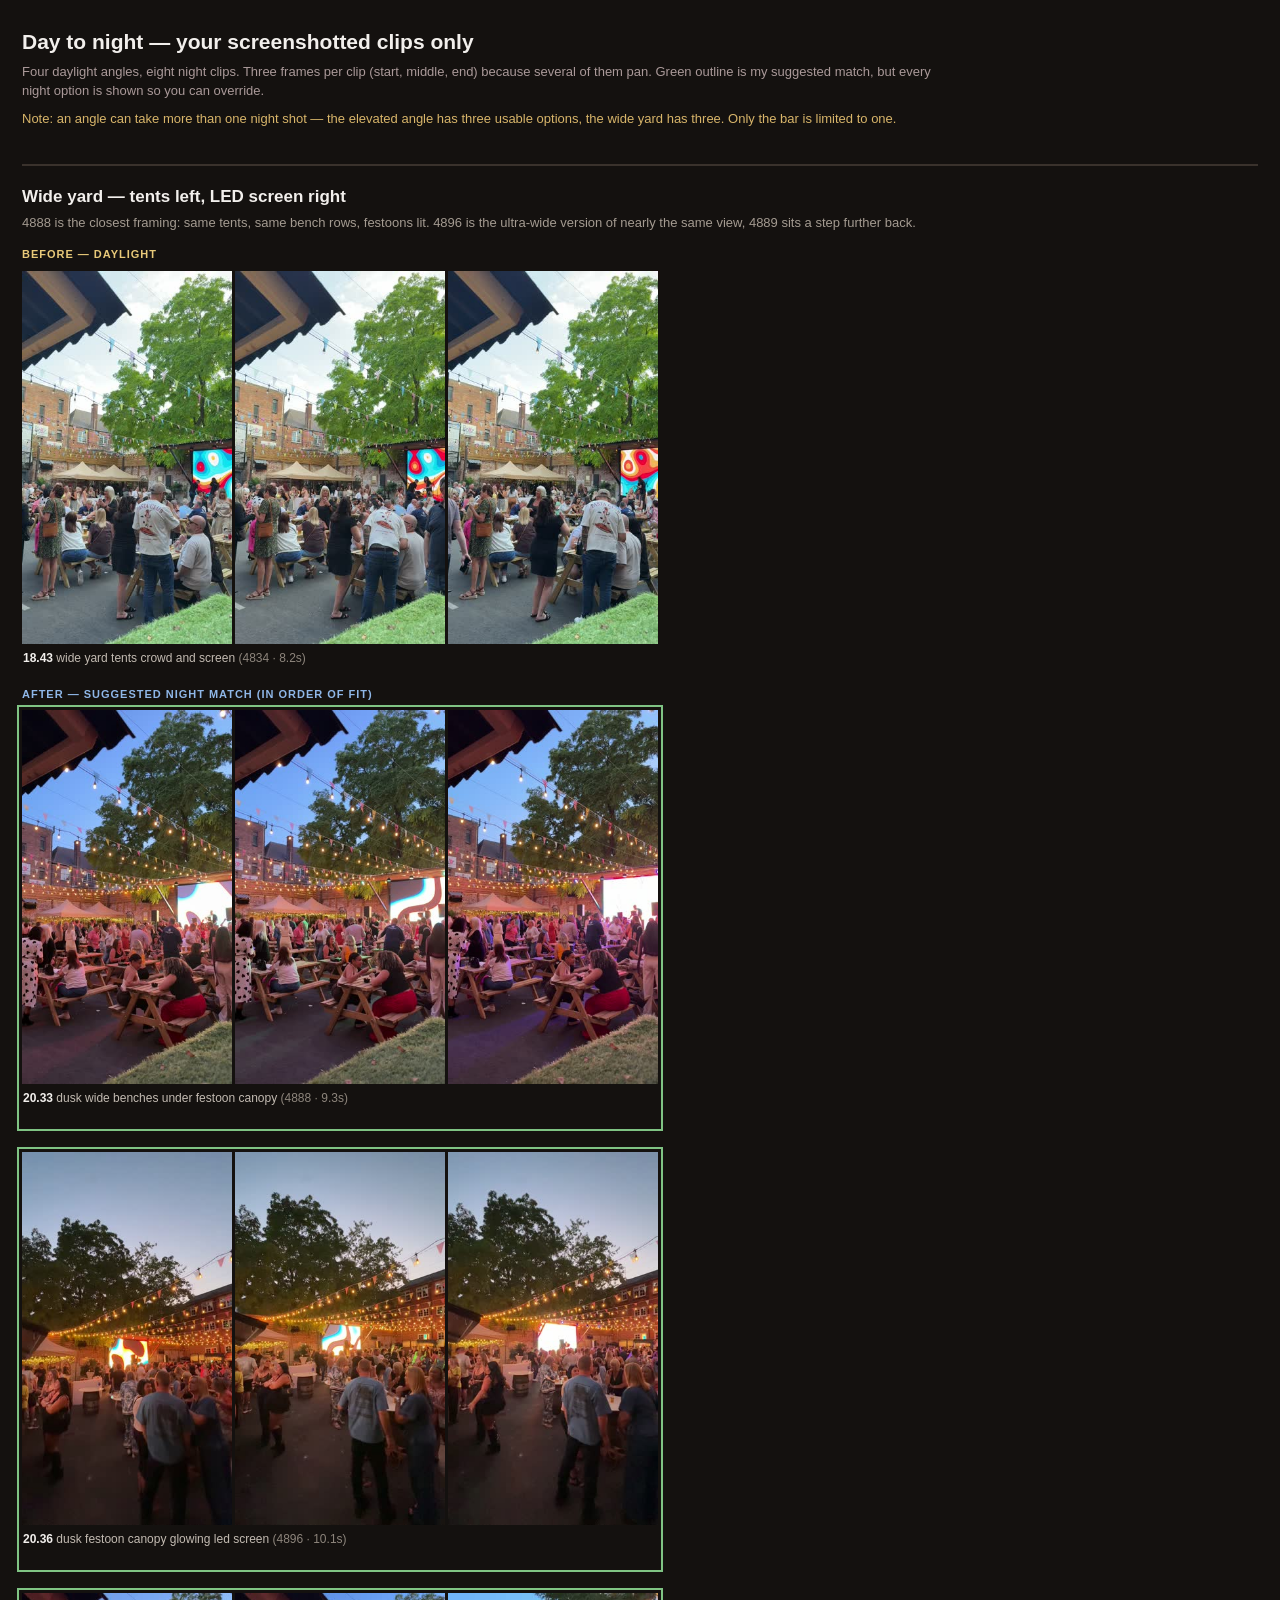
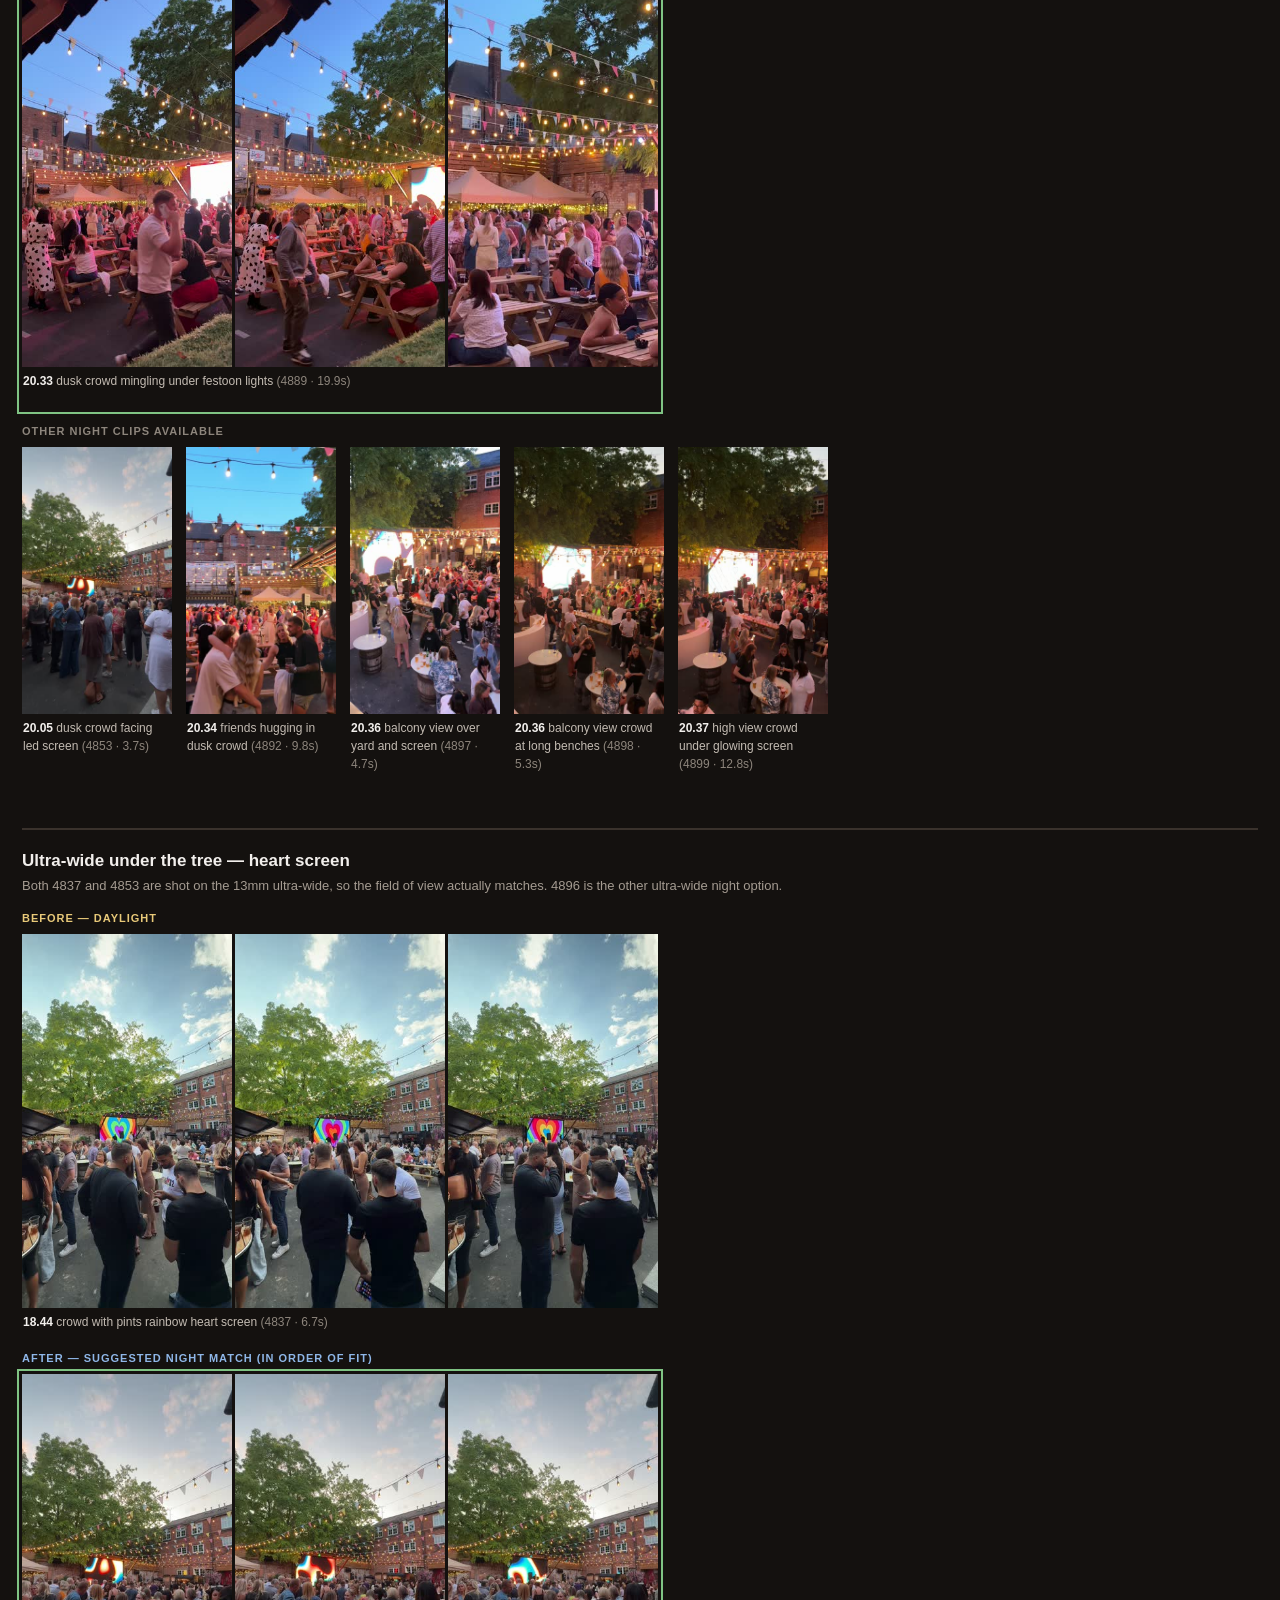
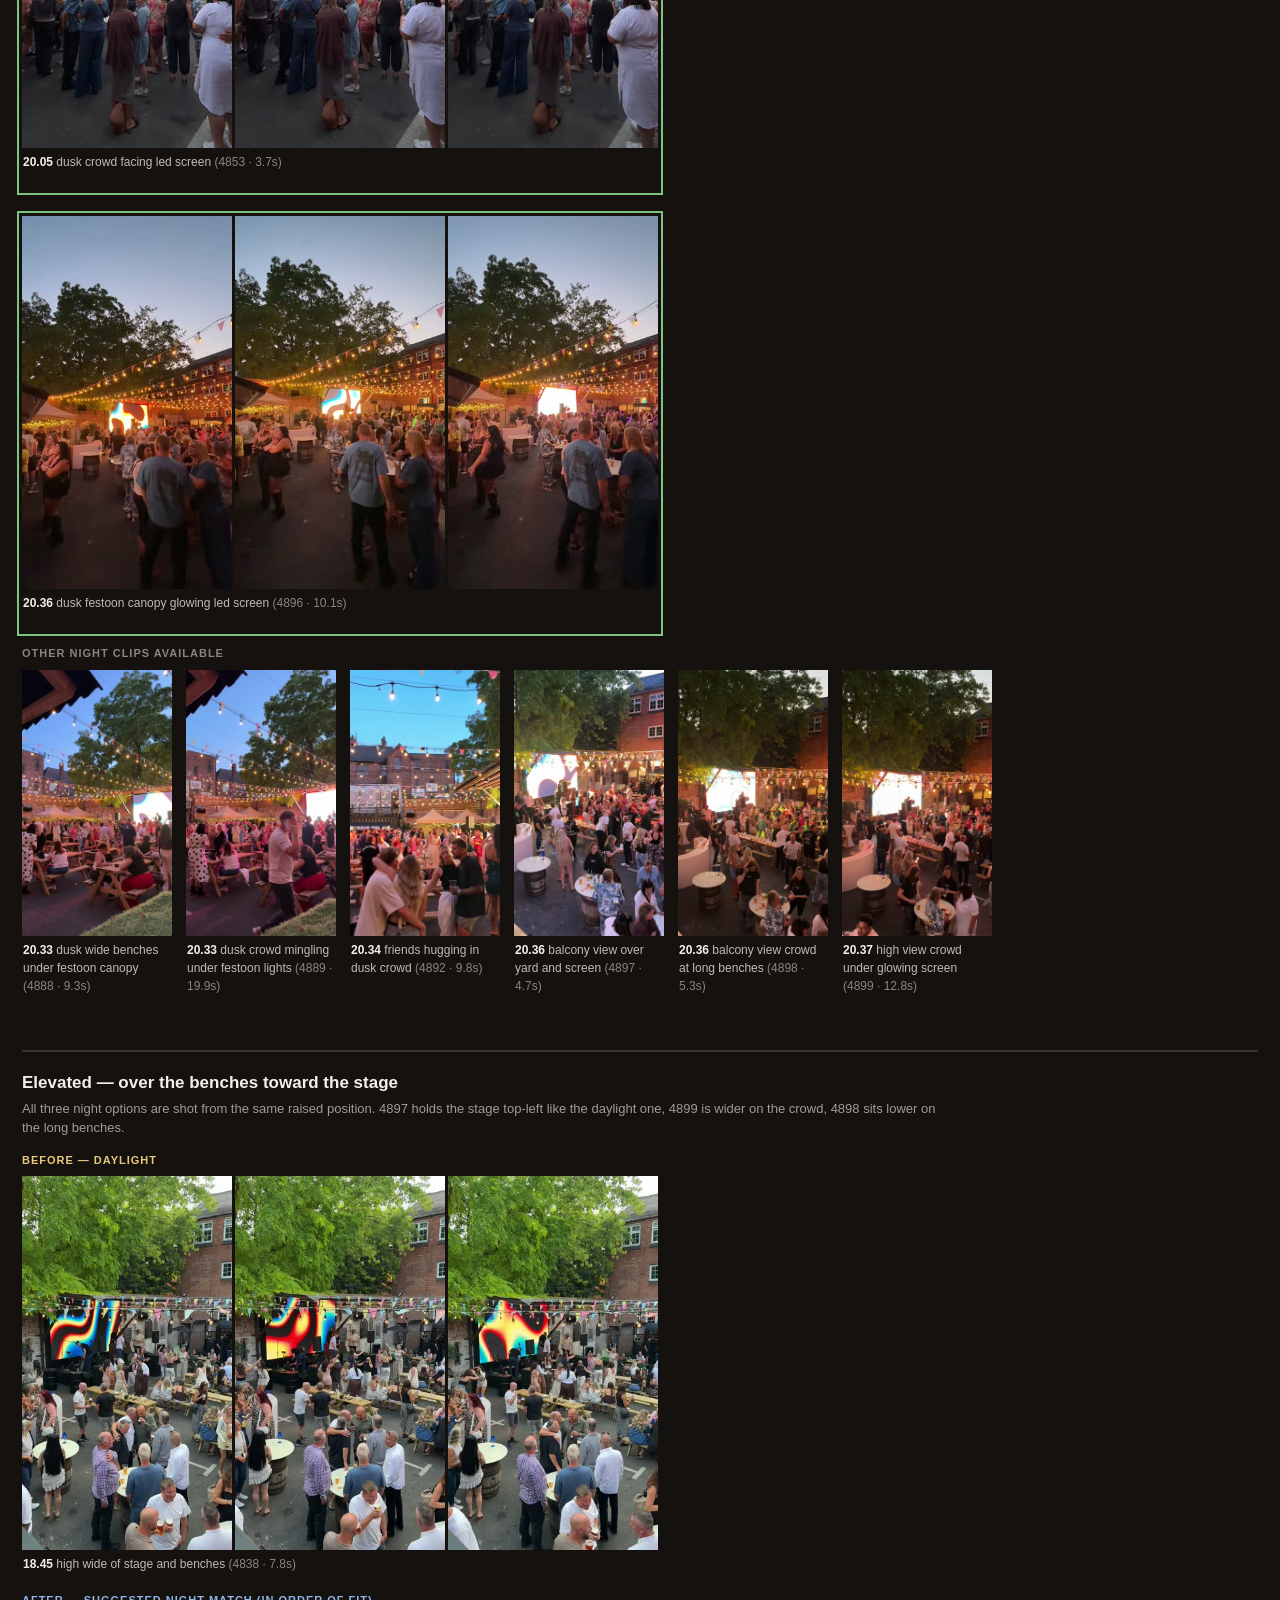
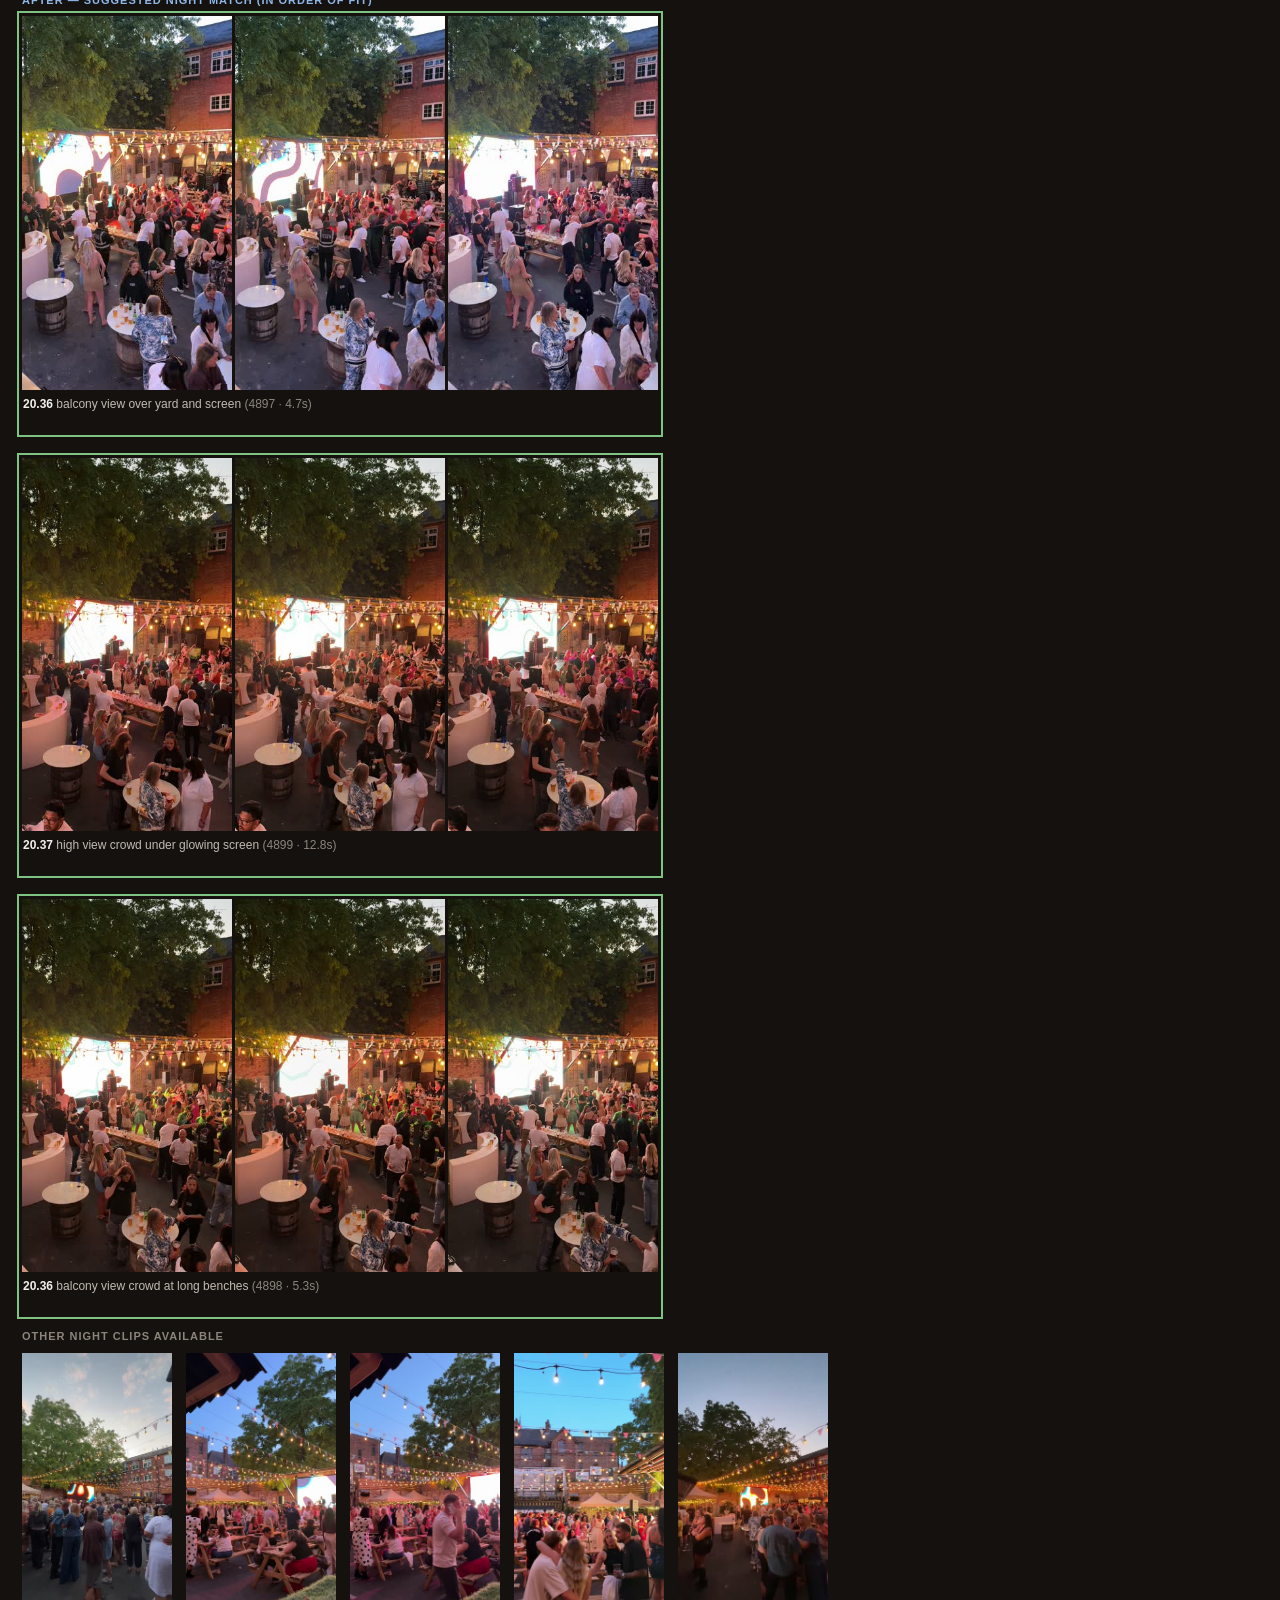
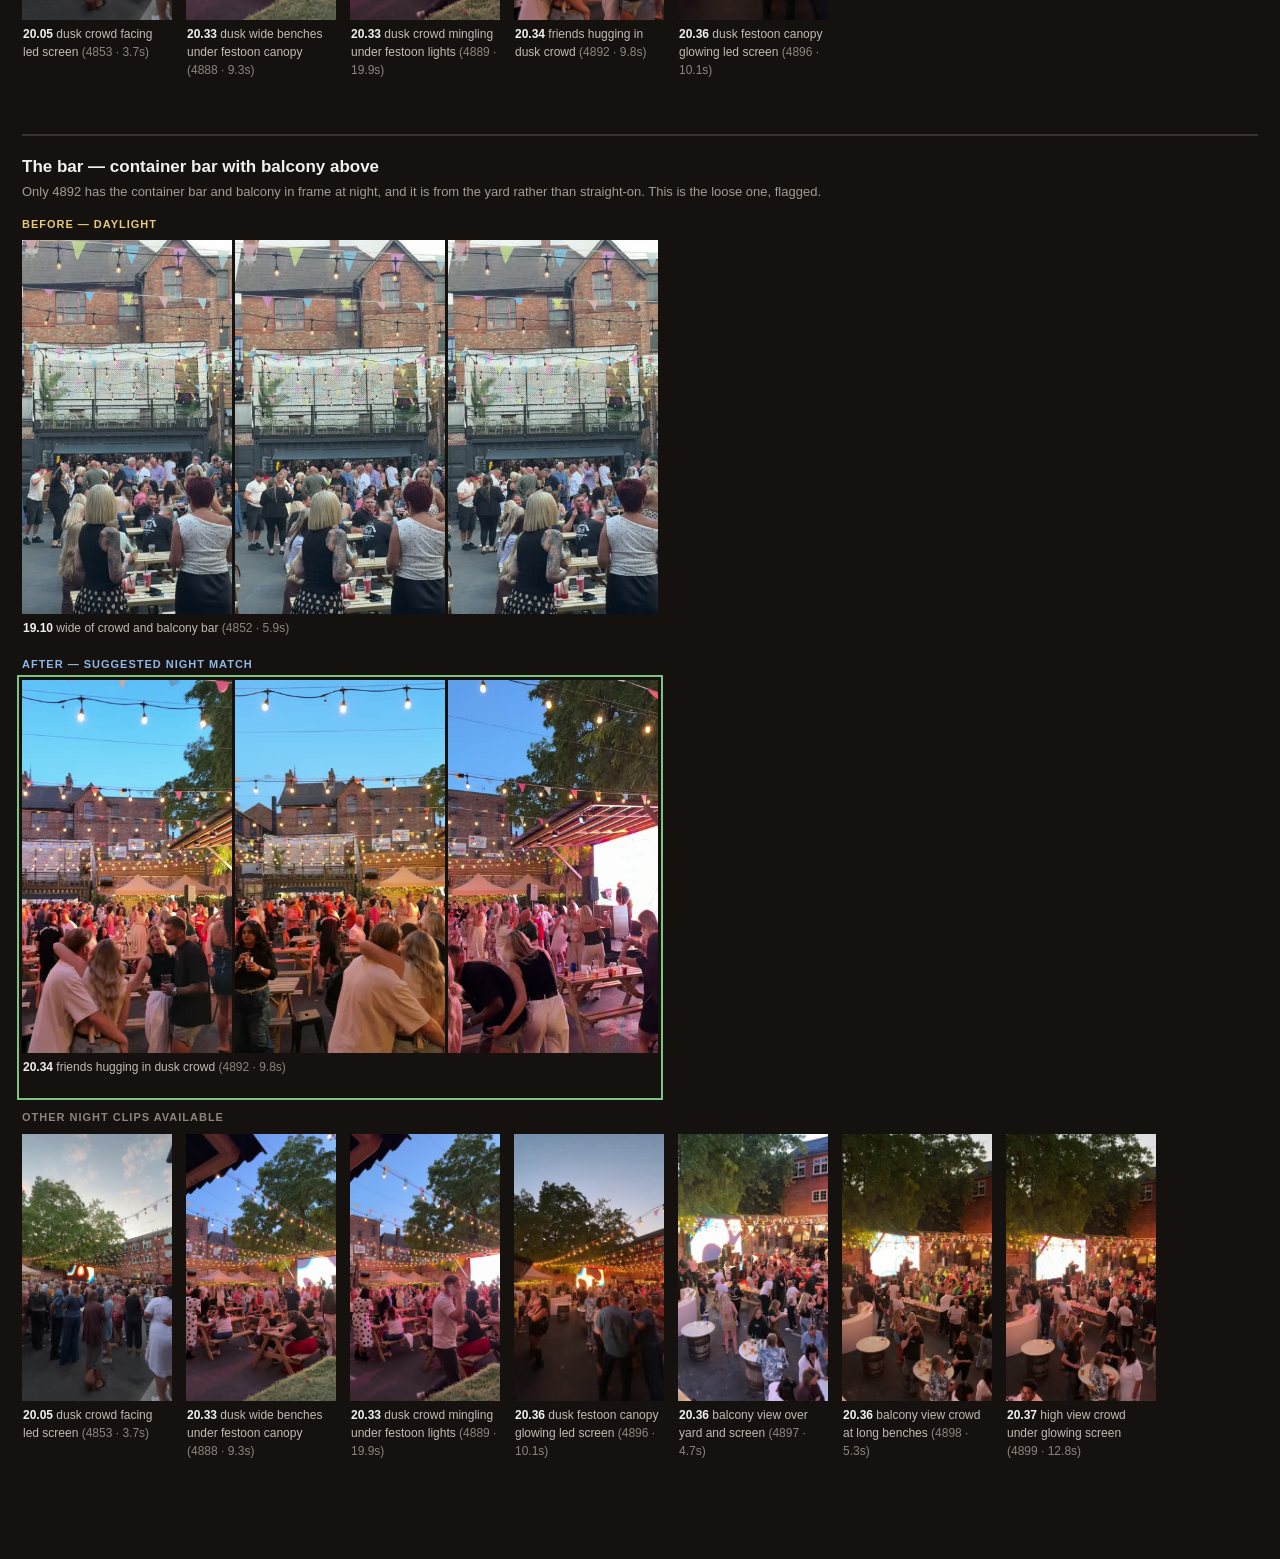
<file: pairs.html>
<!doctype html><html lang="en"><head><meta charset="utf-8">
<meta name="viewport" content="width=device-width,initial-scale=1"><meta name="robots" content="noindex,nofollow">
<title>Day / night pairings</title><style>
*{box-sizing:border-box;margin:0;padding:0}
body{font:15px/1.5 -apple-system,"Helvetica Neue",Arial,sans-serif;background:#14110f;color:#f2efec;padding:26px 22px 80px}
h1{font-size:21px;font-weight:800}
.sub{color:#a99;font-size:13px;margin:4px 0 8px;max-width:920px}
.note{color:#d8b56a;font-size:13px;max-width:920px;margin-bottom:20px}
h2{font-size:17px;font-weight:800;margin:36px 0 3px;border-top:2px solid #3a322c;padding-top:18px}
.why{font-size:13px;color:#a49b91;margin-bottom:14px;max-width:920px}
.lbl{font-size:11px;font-weight:800;letter-spacing:.09em;text-transform:uppercase;margin:14px 0 8px}
.day .lbl{color:#e8c979}.night .lbl{color:#8fb7e8}
.clip{margin-bottom:14px}
.frames{display:flex;gap:3px}
.frames img{width:150px;display:block;background:#000}
.clip.big .frames img{width:210px}
figcaption{font-size:12px;color:#c3bbb2;padding:5px 1px}
figcaption b{color:#f2efec}
figcaption span{color:#8d857c}
.pick{outline:2px solid #7fc383;outline-offset:3px}
.pickrow{display:flex;gap:26px;flex-wrap:wrap}
.others{display:flex;gap:14px;flex-wrap:wrap;margin-top:6px}
.others figure{width:150px}
.others .frames img{width:150px}
.others .frames img:nth-child(2),.others .frames img:nth-child(3){display:none}
</style></head><body>
<h1>Day to night — your screenshotted clips only</h1>
<p class="sub">Four daylight angles, eight night clips. Three frames per clip (start, middle, end) because several of them pan. Green outline is my suggested match, but every night option is shown so you can override.</p>
<p class="note">Note: an angle can take more than one night shot — the elevated angle has three usable options, the wide yard has three. Only the bar is limited to one.</p>
<h2>Wide yard — tents left, LED screen right</h2><p class="why">4888 is the closest framing: same tents, same bench rows, festoons lit. 4896 is the ultra-wide version of nearly the same view, 4889 sits a step further back.</p>
<div class="day"><div class="lbl">Before — daylight</div><figure class="clip big"><div class="frames"><img src="qc-assets/pairs/4834_0.jpg"><img src="qc-assets/pairs/4834_1.jpg"><img src="qc-assets/pairs/4834_2.jpg"></div><figcaption><b>18.43</b> wide yard tents crowd and screen <span>(4834 · 8.2s)</span></figcaption></figure></div>
<div class="night"><div class="lbl">After — suggested night match (in order of fit)</div><div class="pickrow">
<div class="pick"><figure class="clip big"><div class="frames"><img src="qc-assets/pairs/4888_0.jpg"><img src="qc-assets/pairs/4888_1.jpg"><img src="qc-assets/pairs/4888_2.jpg"></div><figcaption><b>20.33</b> dusk wide benches under festoon canopy <span>(4888 · 9.3s)</span></figcaption></figure></div>
<div class="pick"><figure class="clip big"><div class="frames"><img src="qc-assets/pairs/4896_0.jpg"><img src="qc-assets/pairs/4896_1.jpg"><img src="qc-assets/pairs/4896_2.jpg"></div><figcaption><b>20.36</b> dusk festoon canopy glowing led screen <span>(4896 · 10.1s)</span></figcaption></figure></div>
<div class="pick"><figure class="clip big"><div class="frames"><img src="qc-assets/pairs/4889_0.jpg"><img src="qc-assets/pairs/4889_1.jpg"><img src="qc-assets/pairs/4889_2.jpg"></div><figcaption><b>20.33</b> dusk crowd mingling under festoon lights <span>(4889 · 19.9s)</span></figcaption></figure></div>
</div>
<div class="lbl" style="color:#8d857c">Other night clips available</div><div class="others">
<figure class="clip"><div class="frames"><img src="qc-assets/pairs/4853_0.jpg"><img src="qc-assets/pairs/4853_1.jpg"><img src="qc-assets/pairs/4853_2.jpg"></div><figcaption><b>20.05</b> dusk crowd facing led screen <span>(4853 · 3.7s)</span></figcaption></figure>
<figure class="clip"><div class="frames"><img src="qc-assets/pairs/4892_0.jpg"><img src="qc-assets/pairs/4892_1.jpg"><img src="qc-assets/pairs/4892_2.jpg"></div><figcaption><b>20.34</b> friends hugging in dusk crowd <span>(4892 · 9.8s)</span></figcaption></figure>
<figure class="clip"><div class="frames"><img src="qc-assets/pairs/4897_0.jpg"><img src="qc-assets/pairs/4897_1.jpg"><img src="qc-assets/pairs/4897_2.jpg"></div><figcaption><b>20.36</b> balcony view over yard and screen <span>(4897 · 4.7s)</span></figcaption></figure>
<figure class="clip"><div class="frames"><img src="qc-assets/pairs/4898_0.jpg"><img src="qc-assets/pairs/4898_1.jpg"><img src="qc-assets/pairs/4898_2.jpg"></div><figcaption><b>20.36</b> balcony view crowd at long benches <span>(4898 · 5.3s)</span></figcaption></figure>
<figure class="clip"><div class="frames"><img src="qc-assets/pairs/4899_0.jpg"><img src="qc-assets/pairs/4899_1.jpg"><img src="qc-assets/pairs/4899_2.jpg"></div><figcaption><b>20.37</b> high view crowd under glowing screen <span>(4899 · 12.8s)</span></figcaption></figure>
</div></div>
<h2>Ultra-wide under the tree — heart screen</h2><p class="why">Both 4837 and 4853 are shot on the 13mm ultra-wide, so the field of view actually matches. 4896 is the other ultra-wide night option.</p>
<div class="day"><div class="lbl">Before — daylight</div><figure class="clip big"><div class="frames"><img src="qc-assets/pairs/4837_0.jpg"><img src="qc-assets/pairs/4837_1.jpg"><img src="qc-assets/pairs/4837_2.jpg"></div><figcaption><b>18.44</b> crowd with pints rainbow heart screen <span>(4837 · 6.7s)</span></figcaption></figure></div>
<div class="night"><div class="lbl">After — suggested night match (in order of fit)</div><div class="pickrow">
<div class="pick"><figure class="clip big"><div class="frames"><img src="qc-assets/pairs/4853_0.jpg"><img src="qc-assets/pairs/4853_1.jpg"><img src="qc-assets/pairs/4853_2.jpg"></div><figcaption><b>20.05</b> dusk crowd facing led screen <span>(4853 · 3.7s)</span></figcaption></figure></div>
<div class="pick"><figure class="clip big"><div class="frames"><img src="qc-assets/pairs/4896_0.jpg"><img src="qc-assets/pairs/4896_1.jpg"><img src="qc-assets/pairs/4896_2.jpg"></div><figcaption><b>20.36</b> dusk festoon canopy glowing led screen <span>(4896 · 10.1s)</span></figcaption></figure></div>
</div>
<div class="lbl" style="color:#8d857c">Other night clips available</div><div class="others">
<figure class="clip"><div class="frames"><img src="qc-assets/pairs/4888_0.jpg"><img src="qc-assets/pairs/4888_1.jpg"><img src="qc-assets/pairs/4888_2.jpg"></div><figcaption><b>20.33</b> dusk wide benches under festoon canopy <span>(4888 · 9.3s)</span></figcaption></figure>
<figure class="clip"><div class="frames"><img src="qc-assets/pairs/4889_0.jpg"><img src="qc-assets/pairs/4889_1.jpg"><img src="qc-assets/pairs/4889_2.jpg"></div><figcaption><b>20.33</b> dusk crowd mingling under festoon lights <span>(4889 · 19.9s)</span></figcaption></figure>
<figure class="clip"><div class="frames"><img src="qc-assets/pairs/4892_0.jpg"><img src="qc-assets/pairs/4892_1.jpg"><img src="qc-assets/pairs/4892_2.jpg"></div><figcaption><b>20.34</b> friends hugging in dusk crowd <span>(4892 · 9.8s)</span></figcaption></figure>
<figure class="clip"><div class="frames"><img src="qc-assets/pairs/4897_0.jpg"><img src="qc-assets/pairs/4897_1.jpg"><img src="qc-assets/pairs/4897_2.jpg"></div><figcaption><b>20.36</b> balcony view over yard and screen <span>(4897 · 4.7s)</span></figcaption></figure>
<figure class="clip"><div class="frames"><img src="qc-assets/pairs/4898_0.jpg"><img src="qc-assets/pairs/4898_1.jpg"><img src="qc-assets/pairs/4898_2.jpg"></div><figcaption><b>20.36</b> balcony view crowd at long benches <span>(4898 · 5.3s)</span></figcaption></figure>
<figure class="clip"><div class="frames"><img src="qc-assets/pairs/4899_0.jpg"><img src="qc-assets/pairs/4899_1.jpg"><img src="qc-assets/pairs/4899_2.jpg"></div><figcaption><b>20.37</b> high view crowd under glowing screen <span>(4899 · 12.8s)</span></figcaption></figure>
</div></div>
<h2>Elevated — over the benches toward the stage</h2><p class="why">All three night options are shot from the same raised position. 4897 holds the stage top-left like the daylight one, 4899 is wider on the crowd, 4898 sits lower on the long benches.</p>
<div class="day"><div class="lbl">Before — daylight</div><figure class="clip big"><div class="frames"><img src="qc-assets/pairs/4838_0.jpg"><img src="qc-assets/pairs/4838_1.jpg"><img src="qc-assets/pairs/4838_2.jpg"></div><figcaption><b>18.45</b> high wide of stage and benches <span>(4838 · 7.8s)</span></figcaption></figure></div>
<div class="night"><div class="lbl">After — suggested night match (in order of fit)</div><div class="pickrow">
<div class="pick"><figure class="clip big"><div class="frames"><img src="qc-assets/pairs/4897_0.jpg"><img src="qc-assets/pairs/4897_1.jpg"><img src="qc-assets/pairs/4897_2.jpg"></div><figcaption><b>20.36</b> balcony view over yard and screen <span>(4897 · 4.7s)</span></figcaption></figure></div>
<div class="pick"><figure class="clip big"><div class="frames"><img src="qc-assets/pairs/4899_0.jpg"><img src="qc-assets/pairs/4899_1.jpg"><img src="qc-assets/pairs/4899_2.jpg"></div><figcaption><b>20.37</b> high view crowd under glowing screen <span>(4899 · 12.8s)</span></figcaption></figure></div>
<div class="pick"><figure class="clip big"><div class="frames"><img src="qc-assets/pairs/4898_0.jpg"><img src="qc-assets/pairs/4898_1.jpg"><img src="qc-assets/pairs/4898_2.jpg"></div><figcaption><b>20.36</b> balcony view crowd at long benches <span>(4898 · 5.3s)</span></figcaption></figure></div>
</div>
<div class="lbl" style="color:#8d857c">Other night clips available</div><div class="others">
<figure class="clip"><div class="frames"><img src="qc-assets/pairs/4853_0.jpg"><img src="qc-assets/pairs/4853_1.jpg"><img src="qc-assets/pairs/4853_2.jpg"></div><figcaption><b>20.05</b> dusk crowd facing led screen <span>(4853 · 3.7s)</span></figcaption></figure>
<figure class="clip"><div class="frames"><img src="qc-assets/pairs/4888_0.jpg"><img src="qc-assets/pairs/4888_1.jpg"><img src="qc-assets/pairs/4888_2.jpg"></div><figcaption><b>20.33</b> dusk wide benches under festoon canopy <span>(4888 · 9.3s)</span></figcaption></figure>
<figure class="clip"><div class="frames"><img src="qc-assets/pairs/4889_0.jpg"><img src="qc-assets/pairs/4889_1.jpg"><img src="qc-assets/pairs/4889_2.jpg"></div><figcaption><b>20.33</b> dusk crowd mingling under festoon lights <span>(4889 · 19.9s)</span></figcaption></figure>
<figure class="clip"><div class="frames"><img src="qc-assets/pairs/4892_0.jpg"><img src="qc-assets/pairs/4892_1.jpg"><img src="qc-assets/pairs/4892_2.jpg"></div><figcaption><b>20.34</b> friends hugging in dusk crowd <span>(4892 · 9.8s)</span></figcaption></figure>
<figure class="clip"><div class="frames"><img src="qc-assets/pairs/4896_0.jpg"><img src="qc-assets/pairs/4896_1.jpg"><img src="qc-assets/pairs/4896_2.jpg"></div><figcaption><b>20.36</b> dusk festoon canopy glowing led screen <span>(4896 · 10.1s)</span></figcaption></figure>
</div></div>
<h2>The bar — container bar with balcony above</h2><p class="why">Only 4892 has the container bar and balcony in frame at night, and it is from the yard rather than straight-on. This is the loose one, flagged.</p>
<div class="day"><div class="lbl">Before — daylight</div><figure class="clip big"><div class="frames"><img src="qc-assets/pairs/4852_0.jpg"><img src="qc-assets/pairs/4852_1.jpg"><img src="qc-assets/pairs/4852_2.jpg"></div><figcaption><b>19.10</b> wide of crowd and balcony bar <span>(4852 · 5.9s)</span></figcaption></figure></div>
<div class="night"><div class="lbl">After — suggested night match</div><div class="pickrow">
<div class="pick"><figure class="clip big"><div class="frames"><img src="qc-assets/pairs/4892_0.jpg"><img src="qc-assets/pairs/4892_1.jpg"><img src="qc-assets/pairs/4892_2.jpg"></div><figcaption><b>20.34</b> friends hugging in dusk crowd <span>(4892 · 9.8s)</span></figcaption></figure></div>
</div>
<div class="lbl" style="color:#8d857c">Other night clips available</div><div class="others">
<figure class="clip"><div class="frames"><img src="qc-assets/pairs/4853_0.jpg"><img src="qc-assets/pairs/4853_1.jpg"><img src="qc-assets/pairs/4853_2.jpg"></div><figcaption><b>20.05</b> dusk crowd facing led screen <span>(4853 · 3.7s)</span></figcaption></figure>
<figure class="clip"><div class="frames"><img src="qc-assets/pairs/4888_0.jpg"><img src="qc-assets/pairs/4888_1.jpg"><img src="qc-assets/pairs/4888_2.jpg"></div><figcaption><b>20.33</b> dusk wide benches under festoon canopy <span>(4888 · 9.3s)</span></figcaption></figure>
<figure class="clip"><div class="frames"><img src="qc-assets/pairs/4889_0.jpg"><img src="qc-assets/pairs/4889_1.jpg"><img src="qc-assets/pairs/4889_2.jpg"></div><figcaption><b>20.33</b> dusk crowd mingling under festoon lights <span>(4889 · 19.9s)</span></figcaption></figure>
<figure class="clip"><div class="frames"><img src="qc-assets/pairs/4896_0.jpg"><img src="qc-assets/pairs/4896_1.jpg"><img src="qc-assets/pairs/4896_2.jpg"></div><figcaption><b>20.36</b> dusk festoon canopy glowing led screen <span>(4896 · 10.1s)</span></figcaption></figure>
<figure class="clip"><div class="frames"><img src="qc-assets/pairs/4897_0.jpg"><img src="qc-assets/pairs/4897_1.jpg"><img src="qc-assets/pairs/4897_2.jpg"></div><figcaption><b>20.36</b> balcony view over yard and screen <span>(4897 · 4.7s)</span></figcaption></figure>
<figure class="clip"><div class="frames"><img src="qc-assets/pairs/4898_0.jpg"><img src="qc-assets/pairs/4898_1.jpg"><img src="qc-assets/pairs/4898_2.jpg"></div><figcaption><b>20.36</b> balcony view crowd at long benches <span>(4898 · 5.3s)</span></figcaption></figure>
<figure class="clip"><div class="frames"><img src="qc-assets/pairs/4899_0.jpg"><img src="qc-assets/pairs/4899_1.jpg"><img src="qc-assets/pairs/4899_2.jpg"></div><figcaption><b>20.37</b> high view crowd under glowing screen <span>(4899 · 12.8s)</span></figcaption></figure>
</div></div>
</body></html>
</file>
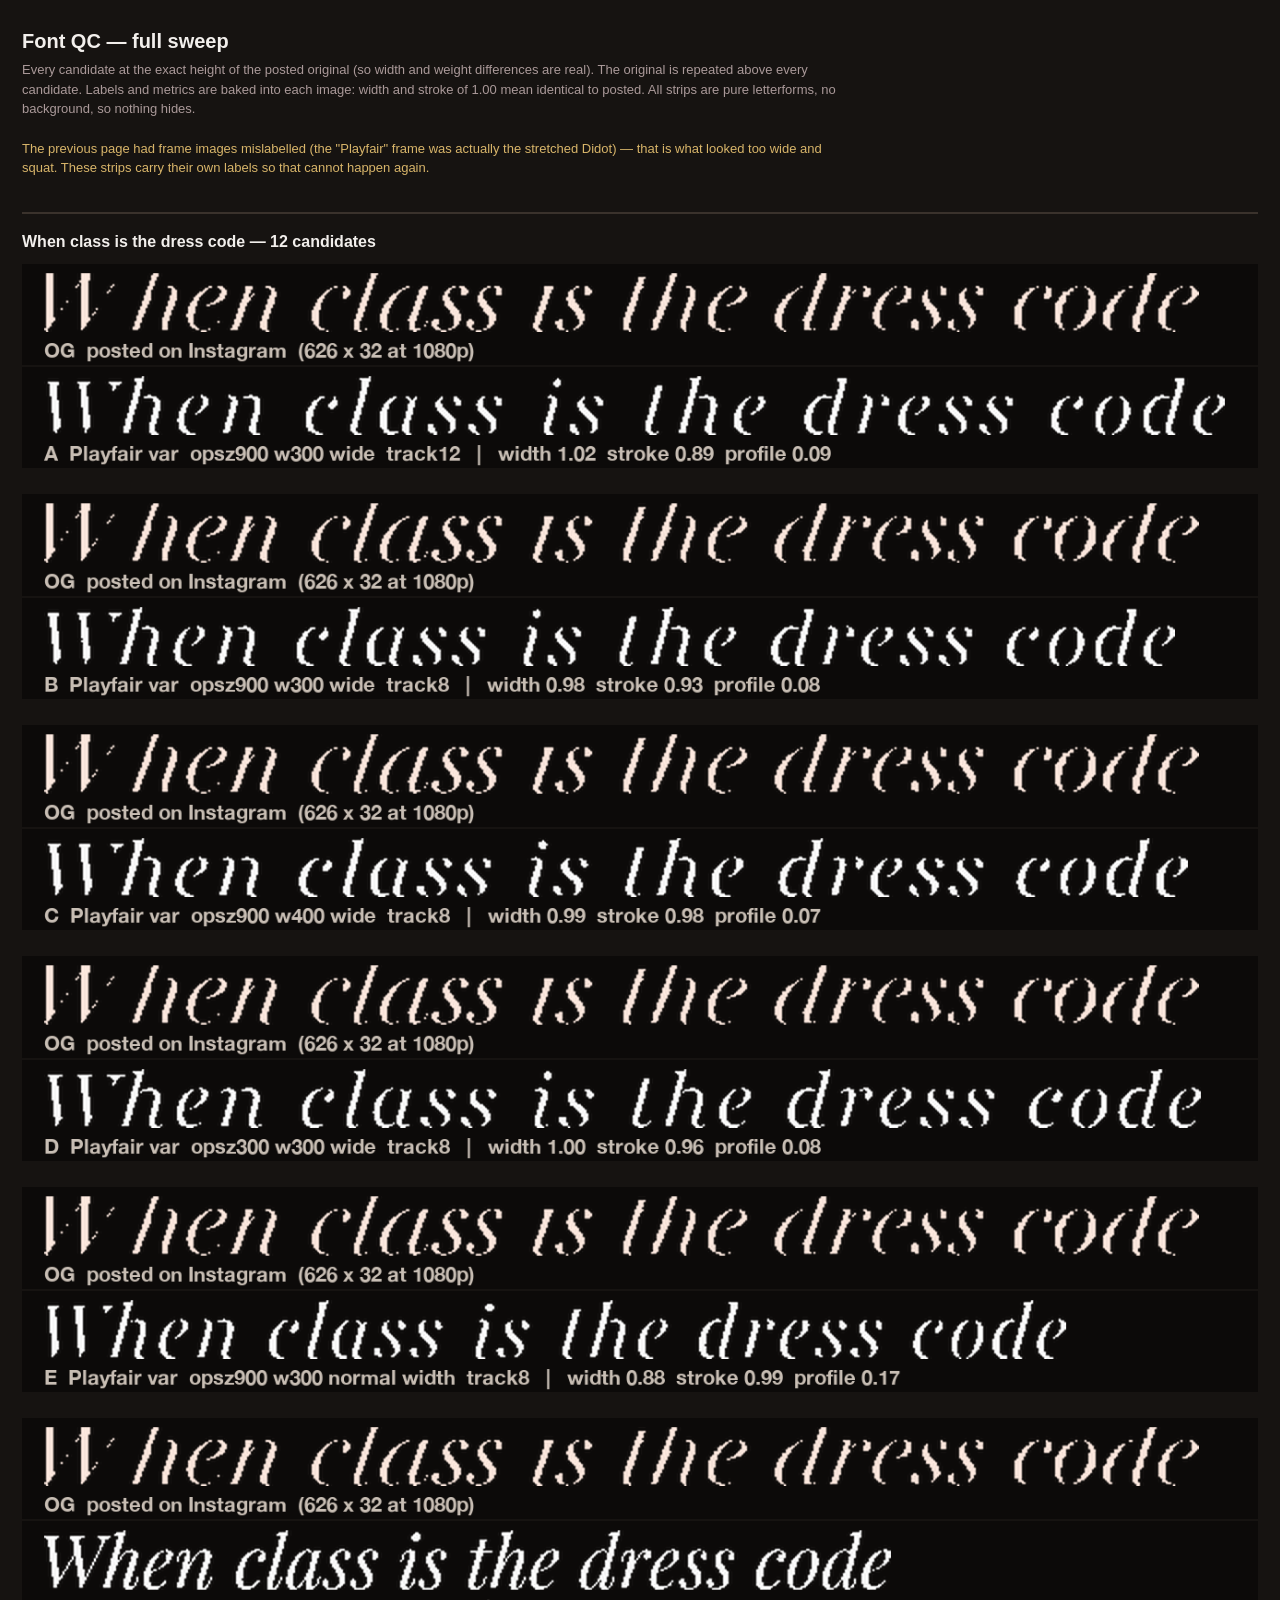
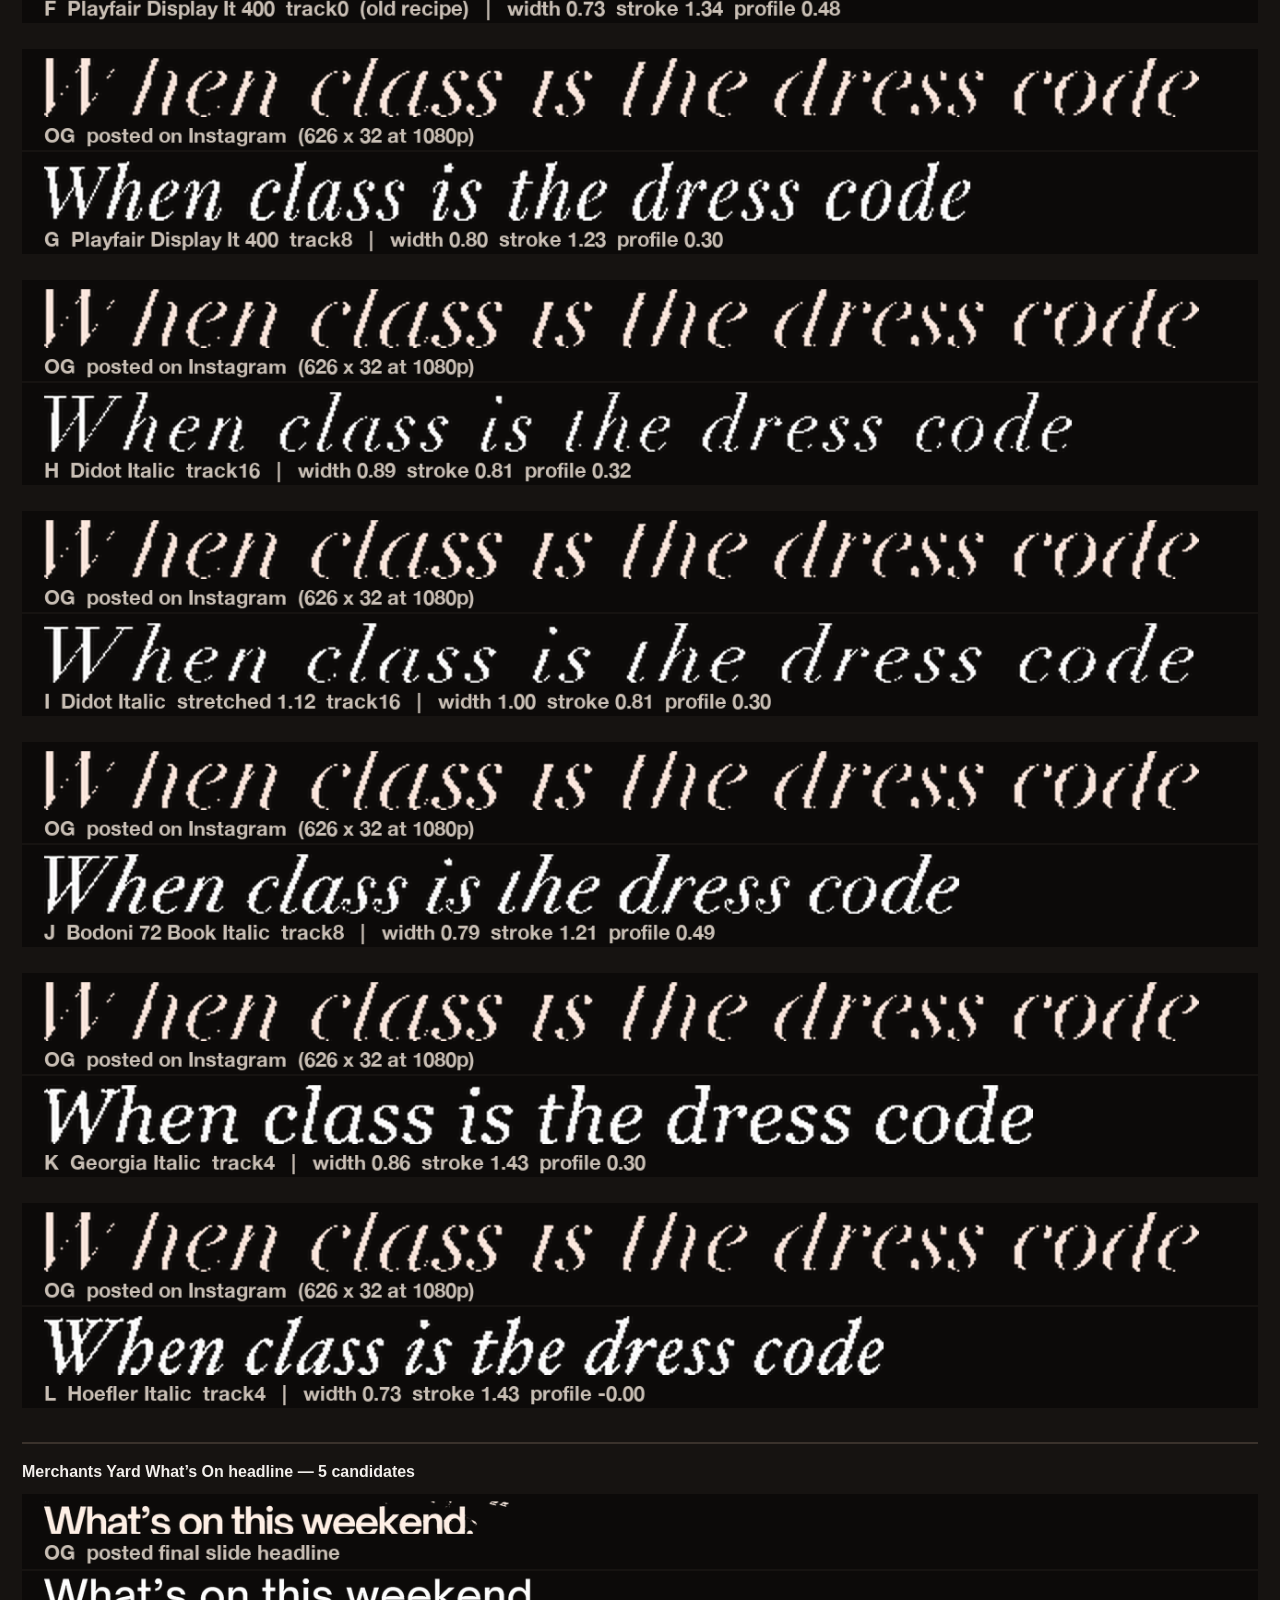
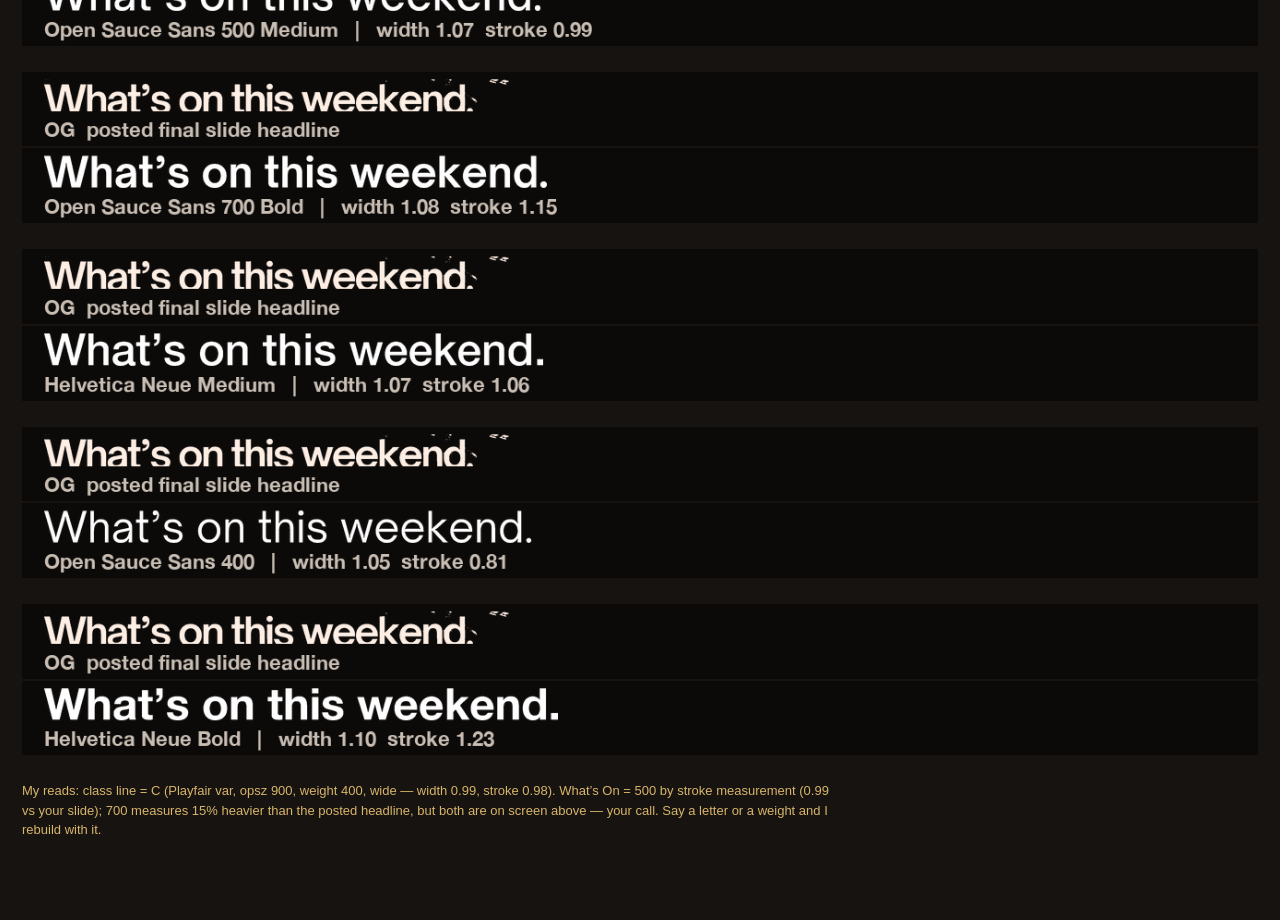
<file: qc-remakes.html>
<!doctype html>
<html lang="en"><head><meta charset="utf-8"><meta name="viewport" content="width=device-width, initial-scale=1">
<meta name="robots" content="noindex,nofollow"><title>Font QC sweep</title>
<style>*{box-sizing:border-box;margin:0;padding:0}
body{font:15px/1.5 -apple-system,"Helvetica Neue",Arial,sans-serif;background:#161311;color:#f2efec;padding:26px 22px 70px}
h1{font-size:20px;font-weight:800}
.sub{color:#a99;font-size:13px;margin:4px 0 20px;max-width:820px}
h2{font-size:16px;font-weight:800;margin:34px 0 10px;border-top:2px solid #3a322c;padding-top:16px}
.pair{margin-bottom:26px}
.pair img{display:block;width:100%;max-width:1340px;margin-bottom:2px}
.note{font-size:13px;color:#d8b56a;max-width:820px;margin:10px 0}
</style></head><body>
<h1>Font QC — full sweep</h1>
<p class="sub">Every candidate at the exact height of the posted original (so width and weight differences are real). The original is repeated above every candidate. Labels and metrics are baked into each image: width and stroke of 1.00 mean identical to posted. All strips are pure letterforms, no background, so nothing hides.</p>
<p class="note">The previous page had frame images mislabelled (the "Playfair" frame was actually the stretched Didot) — that is what looked too wide and squat. These strips carry their own labels so that cannot happen again.</p>
<h2>When class is the dress code — 12 candidates</h2>
<div class="pair"><img src="qc-assets/cl-og.png"><img src="qc-assets/cl-A.png"></div>
<div class="pair"><img src="qc-assets/cl-og.png"><img src="qc-assets/cl-B.png"></div>
<div class="pair"><img src="qc-assets/cl-og.png"><img src="qc-assets/cl-C.png"></div>
<div class="pair"><img src="qc-assets/cl-og.png"><img src="qc-assets/cl-D.png"></div>
<div class="pair"><img src="qc-assets/cl-og.png"><img src="qc-assets/cl-E.png"></div>
<div class="pair"><img src="qc-assets/cl-og.png"><img src="qc-assets/cl-F.png"></div>
<div class="pair"><img src="qc-assets/cl-og.png"><img src="qc-assets/cl-G.png"></div>
<div class="pair"><img src="qc-assets/cl-og.png"><img src="qc-assets/cl-H.png"></div>
<div class="pair"><img src="qc-assets/cl-og.png"><img src="qc-assets/cl-I.png"></div>
<div class="pair"><img src="qc-assets/cl-og.png"><img src="qc-assets/cl-J.png"></div>
<div class="pair"><img src="qc-assets/cl-og.png"><img src="qc-assets/cl-K.png"></div>
<div class="pair"><img src="qc-assets/cl-og.png"><img src="qc-assets/cl-L.png"></div>
<h2>Merchants Yard What&rsquo;s On headline — 5 candidates</h2>
<div class="pair"><img src="qc-assets/wo-og2.png"><img src="qc-assets/wo-500.png"></div>
<div class="pair"><img src="qc-assets/wo-og2.png"><img src="qc-assets/wo-700.png"></div>
<div class="pair"><img src="qc-assets/wo-og2.png"><img src="qc-assets/wo-hnm.png"></div>
<div class="pair"><img src="qc-assets/wo-og2.png"><img src="qc-assets/wo-400.png"></div>
<div class="pair"><img src="qc-assets/wo-og2.png"><img src="qc-assets/wo-hnb.png"></div>
<p class="note">My reads: class line = C (Playfair var, opsz 900, weight 400, wide — width 0.99, stroke 0.98). What&rsquo;s On = 500 by stroke measurement (0.99 vs your slide); 700 measures 15% heavier than the posted headline, but both are on screen above — your call. Say a letter or a weight and I rebuild with it.</p>
</body></html>
</file>
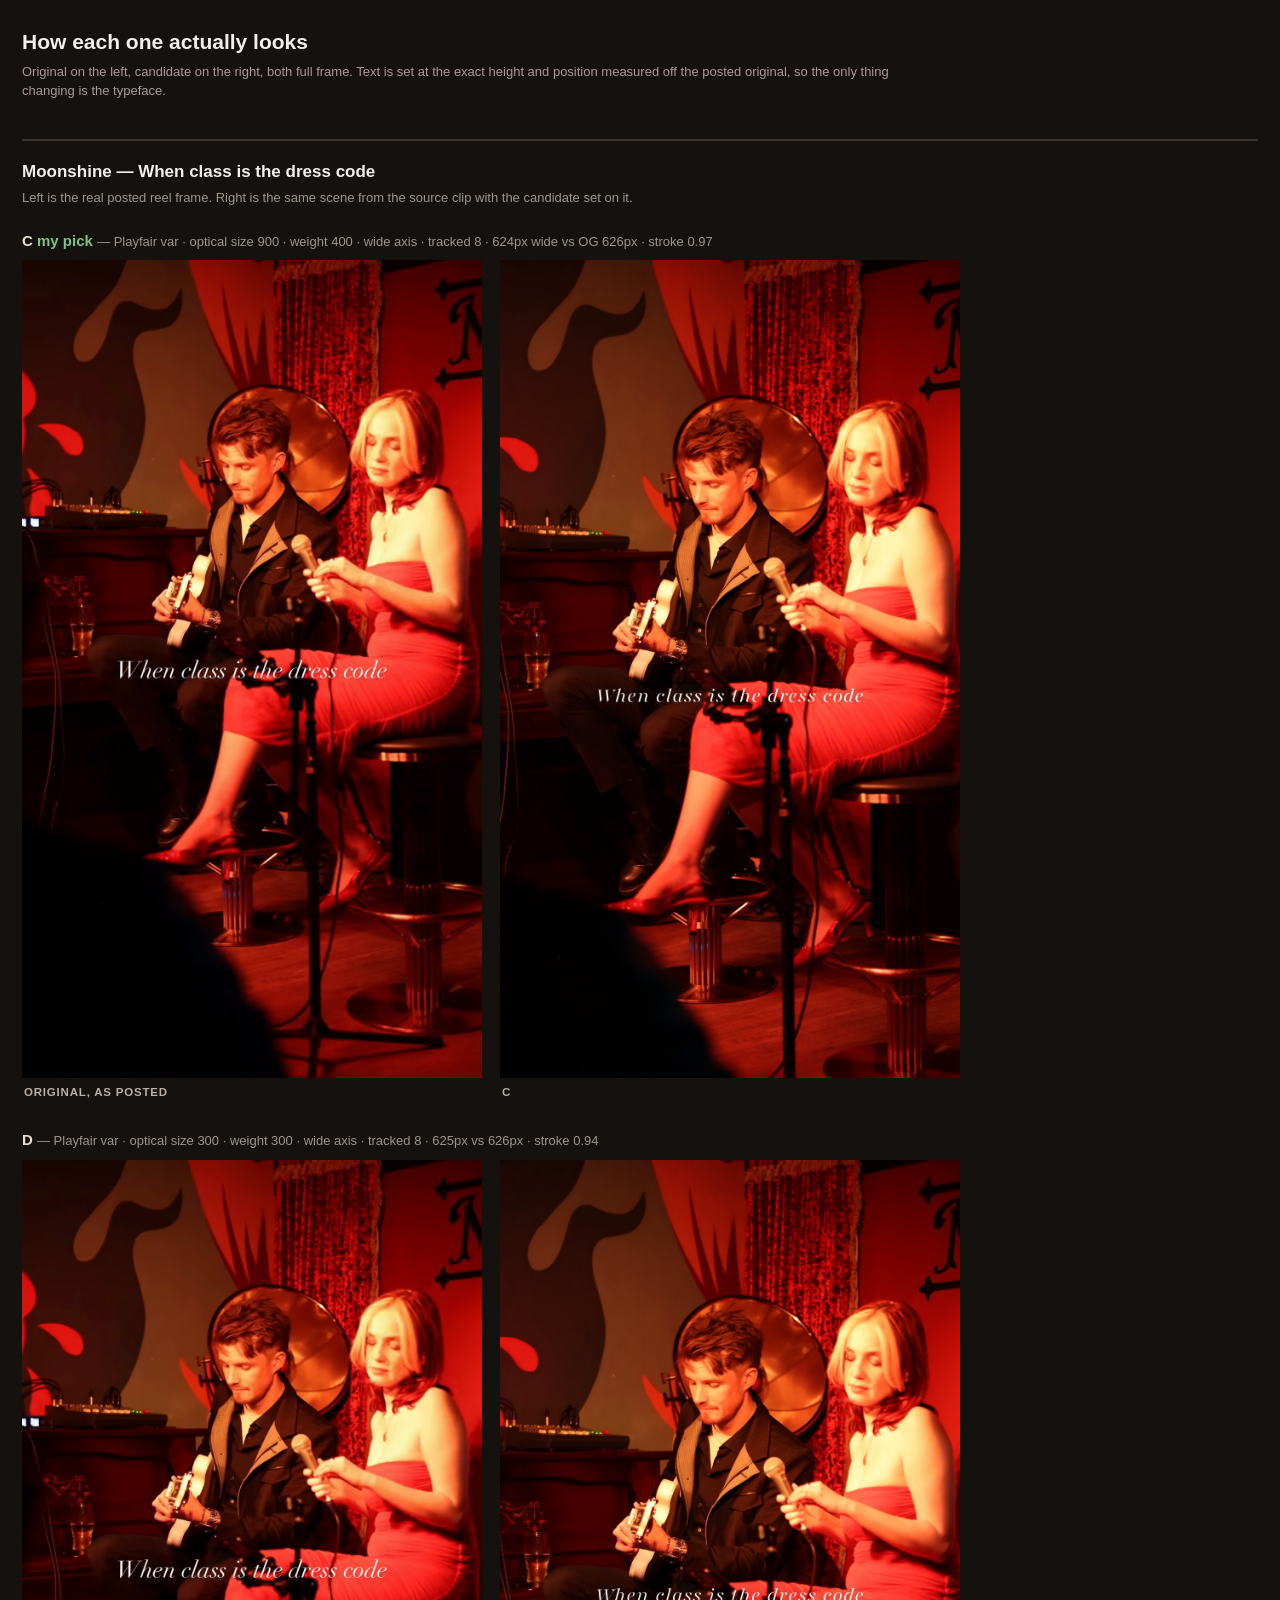
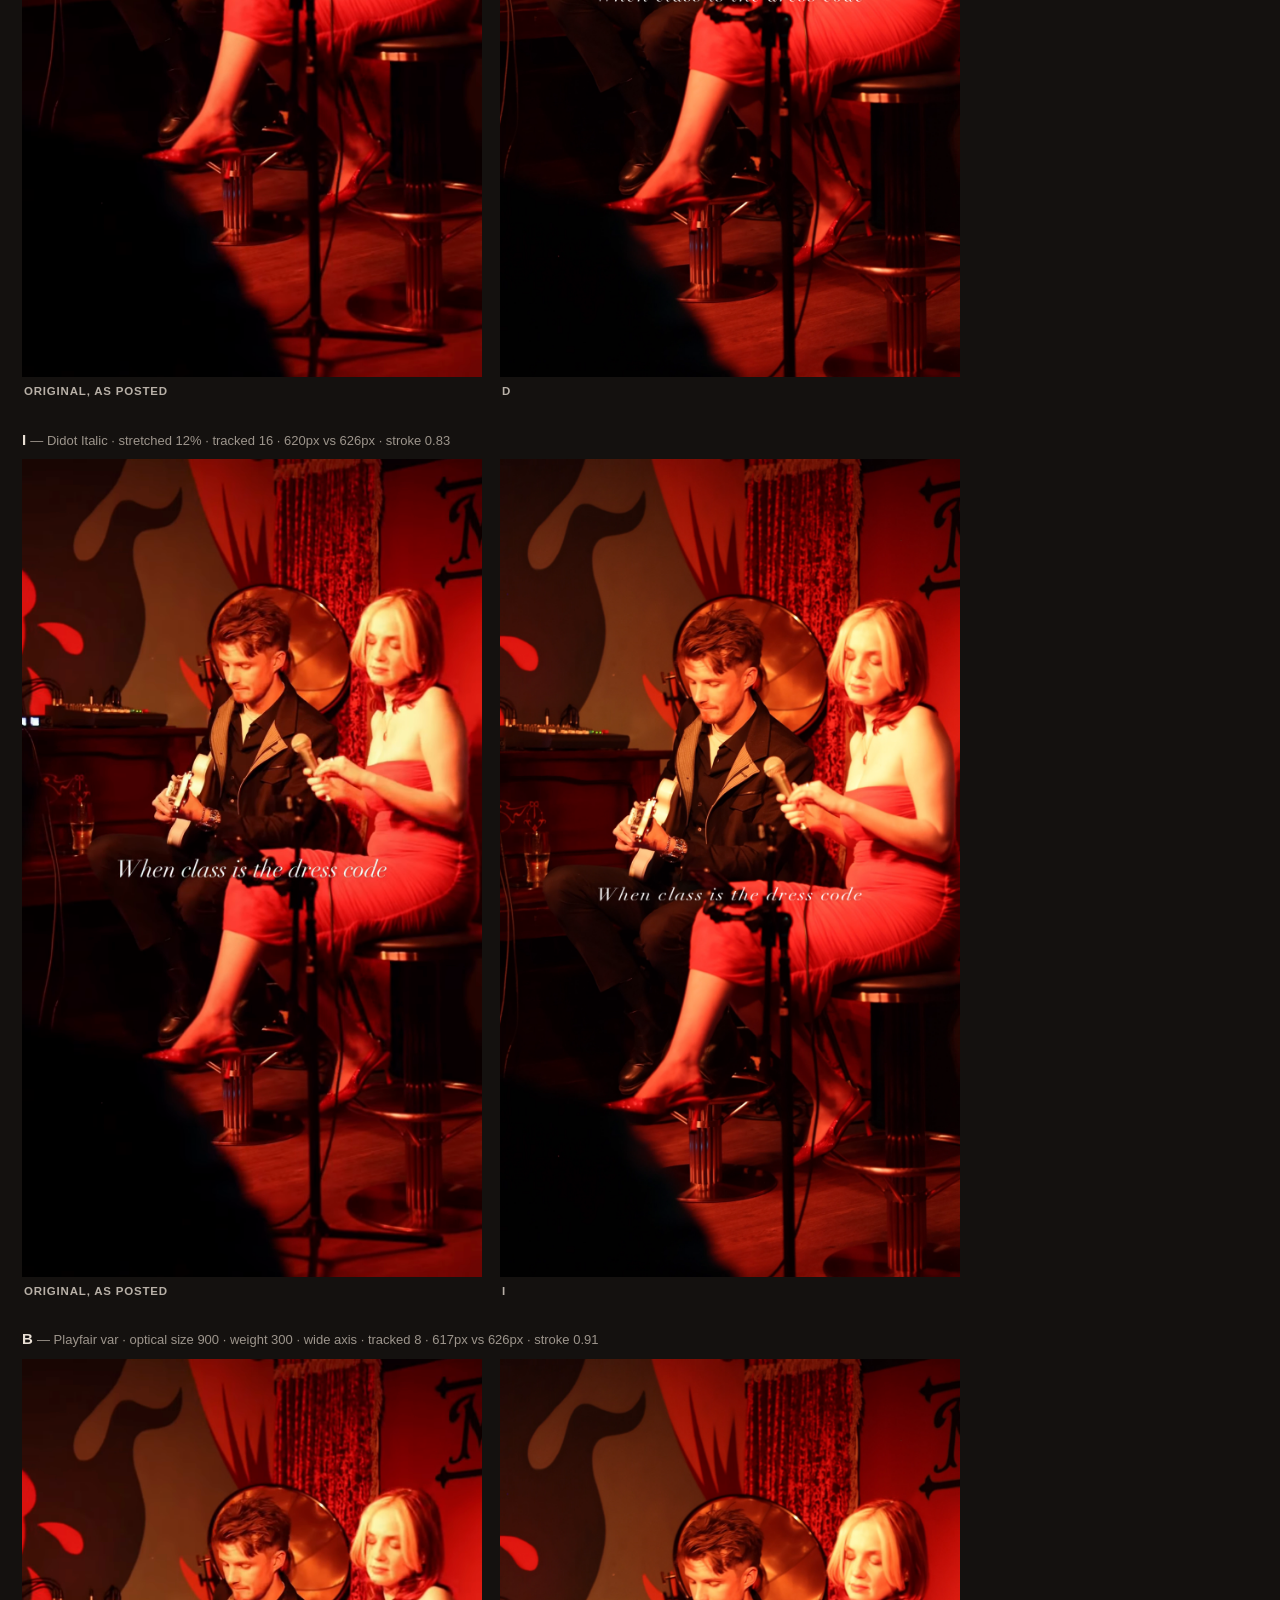
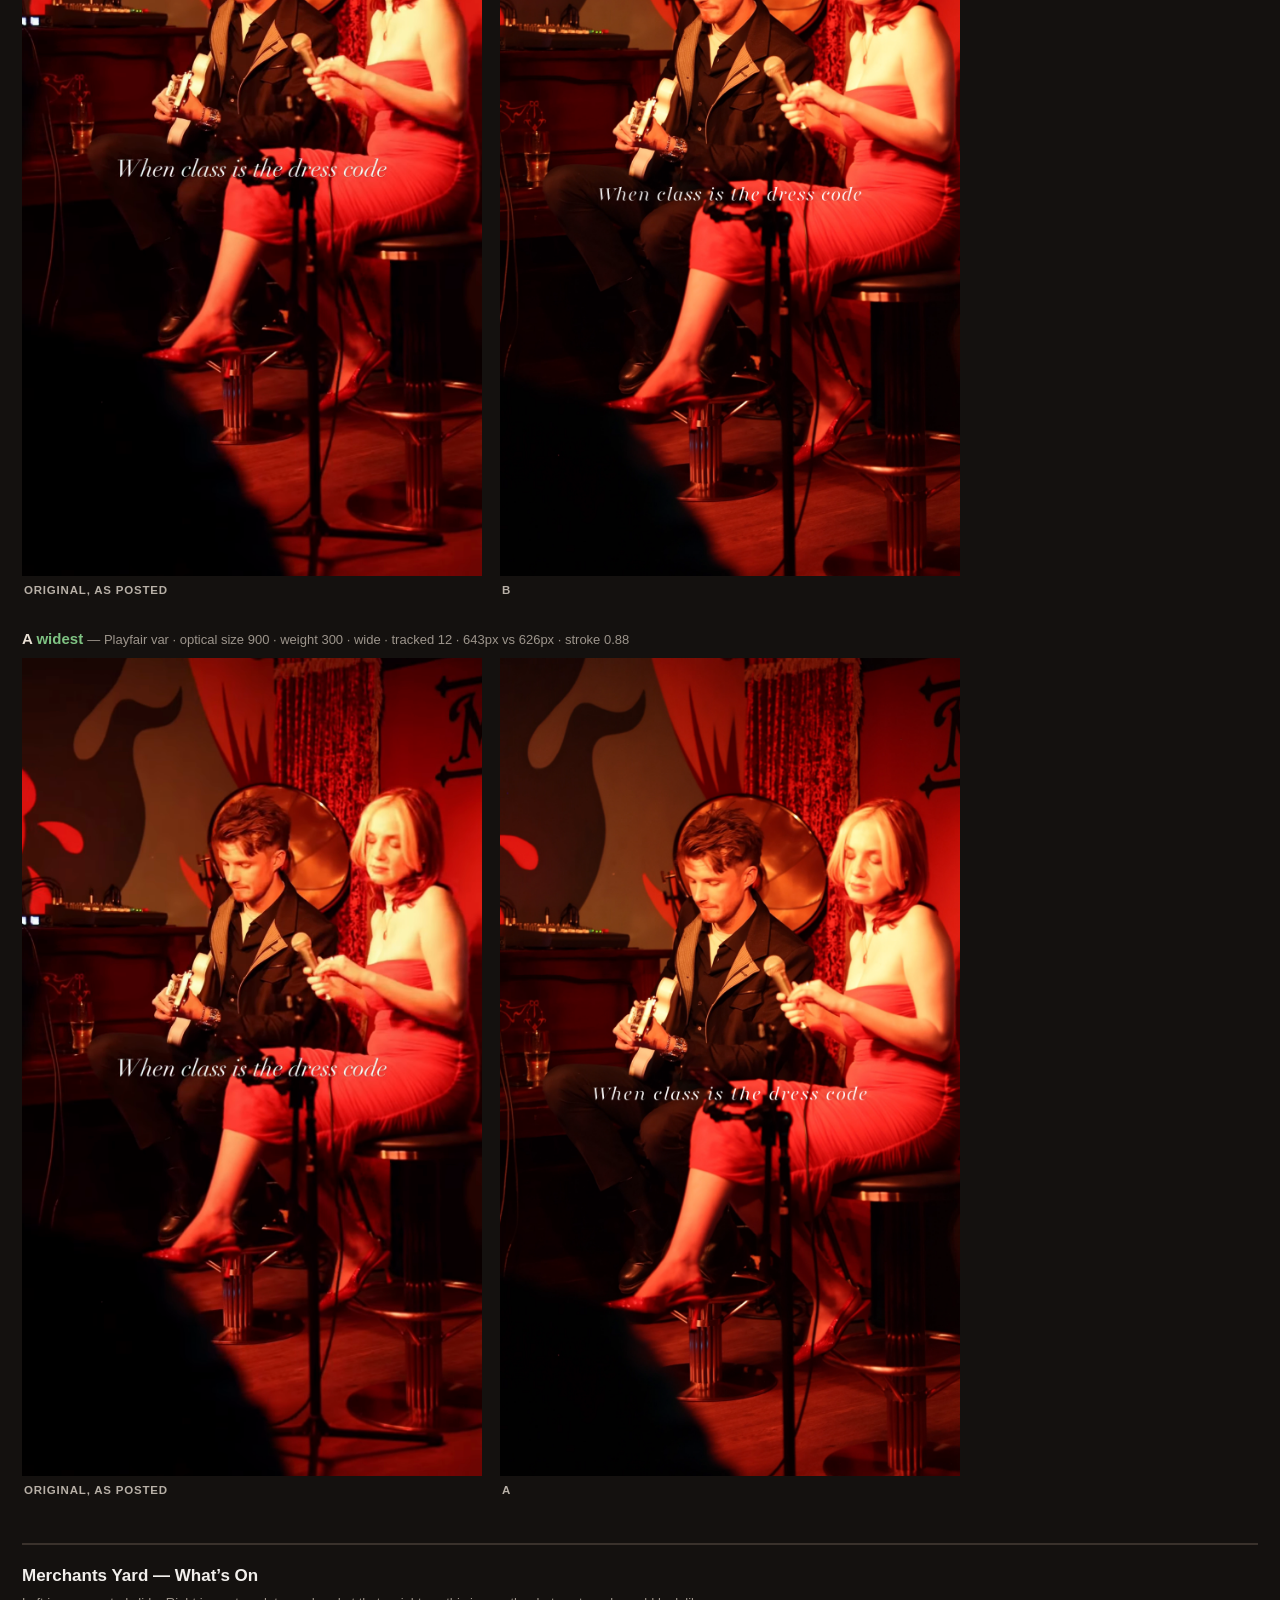
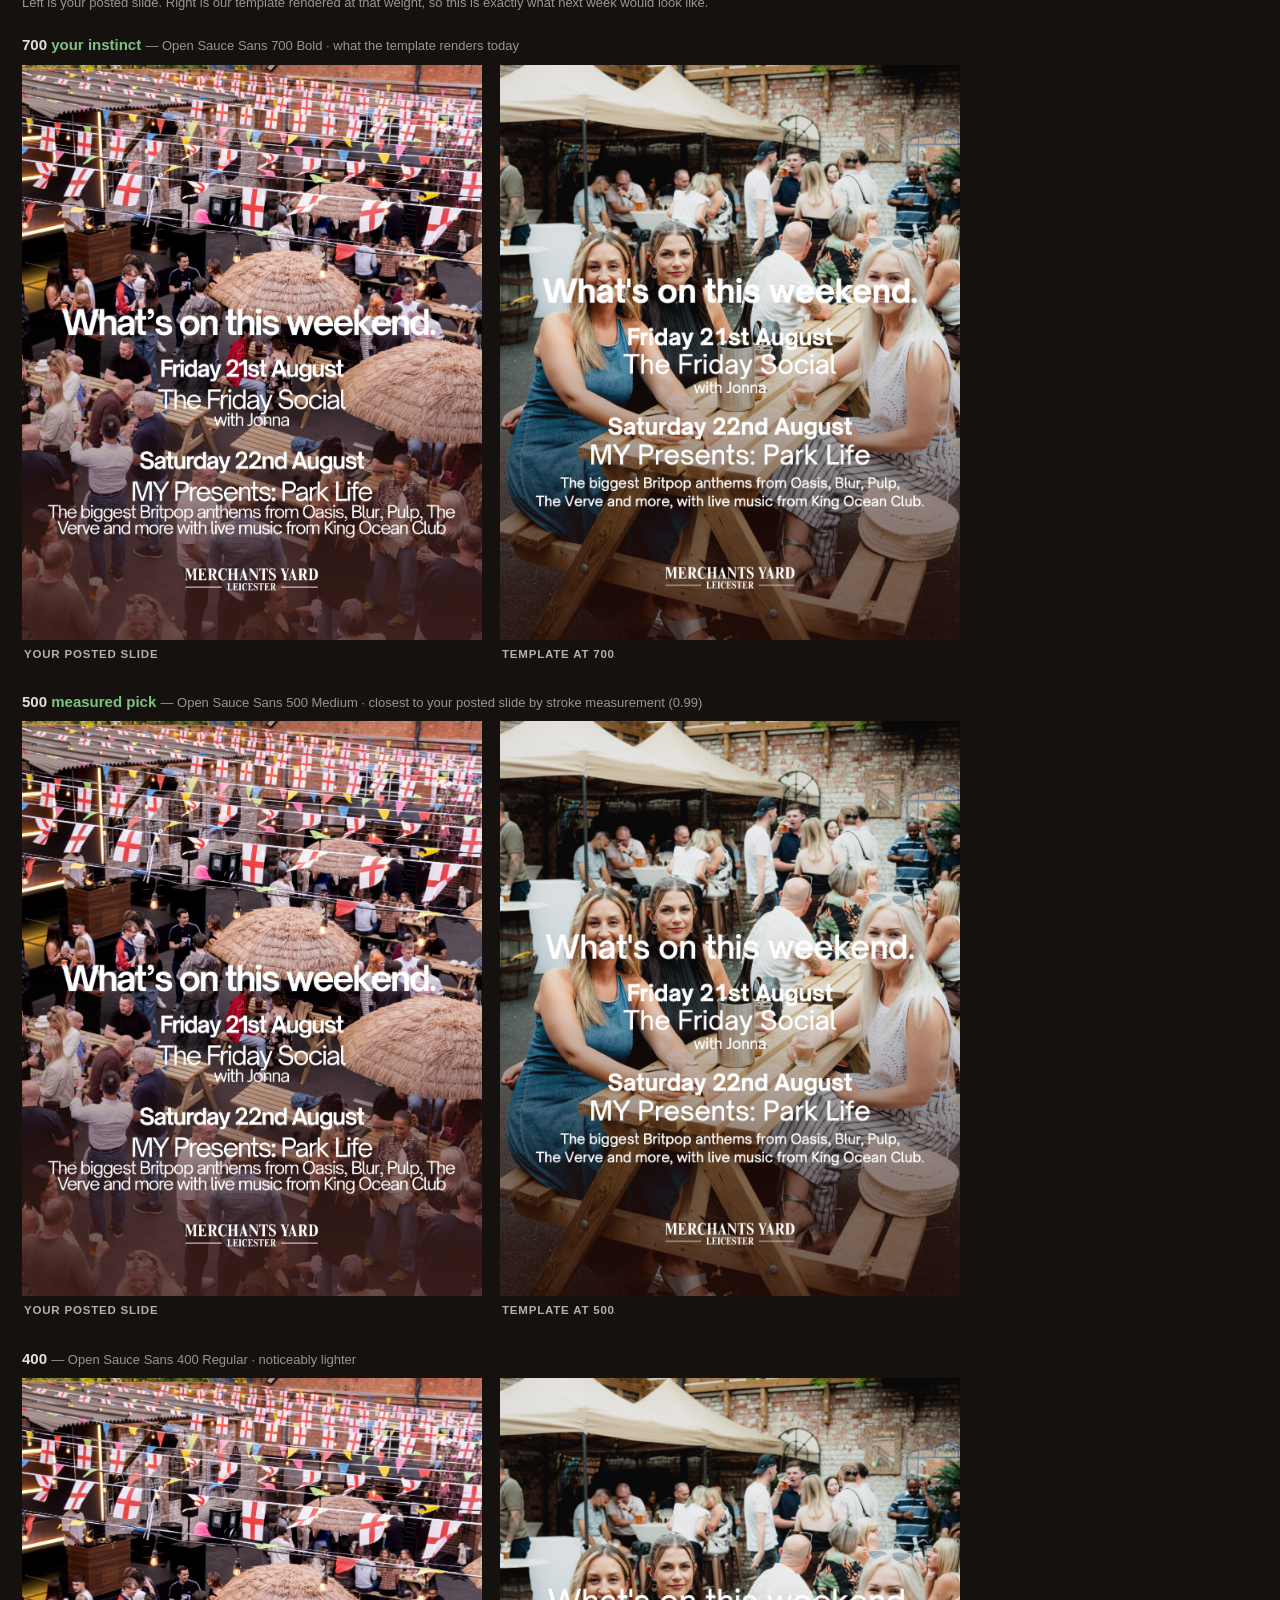
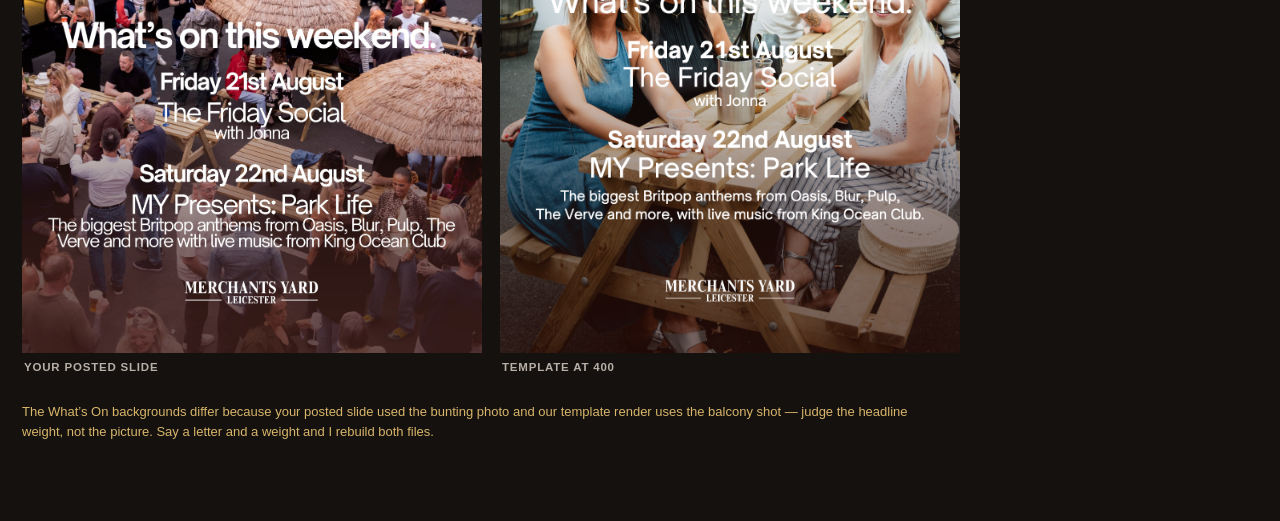
<file: qc-top5.html>
<!doctype html><html lang="en"><head><meta charset="utf-8">
<meta name="viewport" content="width=device-width,initial-scale=1"><meta name="robots" content="noindex,nofollow">
<title>In-context font QC</title><style>
*{box-sizing:border-box;margin:0;padding:0}
body{font:15px/1.5 -apple-system,"Helvetica Neue",Arial,sans-serif;background:#14110f;color:#f2efec;padding:26px 22px 80px}
h1{font-size:21px;font-weight:800}
.sub{color:#a99;font-size:13px;margin:4px 0 24px;max-width:900px}
h2{font-size:17px;font-weight:800;margin:38px 0 4px;border-top:2px solid #3a322c;padding-top:18px}
.hint{font-size:13px;color:#9d958c;margin-bottom:18px}
.name{font-size:15px;font-weight:800;color:#e8dfd4;margin:22px 0 8px}
.name span{font-weight:400;color:#9d958c;font-size:13px}
.name em{font-style:normal;color:#7fc383;font-weight:700}
.pair{display:flex;gap:18px;align-items:flex-start}
.pair figure{flex:1;max-width:460px}
.pair img{width:100%;display:block;background:#000}
figcaption{font-size:11.5px;font-weight:800;letter-spacing:.07em;text-transform:uppercase;color:#b8b0a7;padding:6px 2px}
.note{font-size:13px;color:#d8b56a;max-width:900px;margin-top:20px}
</style></head><body>
<h1>How each one actually looks</h1>
<p class="sub">Original on the left, candidate on the right, both full frame. Text is set at the exact height and position measured off the posted original, so the only thing changing is the typeface.</p>

<h2>Moonshine — When class is the dress code</h2>
<p class="hint">Left is the real posted reel frame. Right is the same scene from the source clip with the candidate set on it.</p>
<p class="name">C <em>my pick</em> <span>— Playfair var · optical size 900 · weight 400 · wide axis · tracked 8 · 624px wide vs OG 626px · stroke 0.97</span></p>
<div class="pair"><figure><img src="qc-assets/ctx-cl-og.png"><figcaption>Original, as posted</figcaption></figure><figure><img src="qc-assets/ctx-cl-C.png"><figcaption>C</figcaption></figure></div>
<p class="name">D <span>— Playfair var · optical size 300 · weight 300 · wide axis · tracked 8 · 625px vs 626px · stroke 0.94</span></p>
<div class="pair"><figure><img src="qc-assets/ctx-cl-og.png"><figcaption>Original, as posted</figcaption></figure><figure><img src="qc-assets/ctx-cl-D.png"><figcaption>D</figcaption></figure></div>
<p class="name">I <span>— Didot Italic · stretched 12% · tracked 16 · 620px vs 626px · stroke 0.83</span></p>
<div class="pair"><figure><img src="qc-assets/ctx-cl-og.png"><figcaption>Original, as posted</figcaption></figure><figure><img src="qc-assets/ctx-cl-I.png"><figcaption>I</figcaption></figure></div>
<p class="name">B <span>— Playfair var · optical size 900 · weight 300 · wide axis · tracked 8 · 617px vs 626px · stroke 0.91</span></p>
<div class="pair"><figure><img src="qc-assets/ctx-cl-og.png"><figcaption>Original, as posted</figcaption></figure><figure><img src="qc-assets/ctx-cl-B.png"><figcaption>B</figcaption></figure></div>
<p class="name">A <em>widest</em> <span>— Playfair var · optical size 900 · weight 300 · wide · tracked 12 · 643px vs 626px · stroke 0.88</span></p>
<div class="pair"><figure><img src="qc-assets/ctx-cl-og.png"><figcaption>Original, as posted</figcaption></figure><figure><img src="qc-assets/ctx-cl-A.png"><figcaption>A</figcaption></figure></div>
<h2>Merchants Yard — What’s On</h2>
<p class="hint">Left is your posted slide. Right is our template rendered at that weight, so this is exactly what next week would look like.</p>
<p class="name">700 <em>your instinct</em> <span>— Open Sauce Sans 700 Bold · what the template renders today</span></p>
<div class="pair"><figure><img src="qc-assets/ctx-wo-og.jpg"><figcaption>Your posted slide</figcaption></figure><figure><img src="qc-assets/ctx-wo-700.png"><figcaption>Template at 700</figcaption></figure></div>
<p class="name">500 <em>measured pick</em> <span>— Open Sauce Sans 500 Medium · closest to your posted slide by stroke measurement (0.99)</span></p>
<div class="pair"><figure><img src="qc-assets/ctx-wo-og.jpg"><figcaption>Your posted slide</figcaption></figure><figure><img src="qc-assets/ctx-wo-500.png"><figcaption>Template at 500</figcaption></figure></div>
<p class="name">400 <span>— Open Sauce Sans 400 Regular · noticeably lighter</span></p>
<div class="pair"><figure><img src="qc-assets/ctx-wo-og.jpg"><figcaption>Your posted slide</figcaption></figure><figure><img src="qc-assets/ctx-wo-400.png"><figcaption>Template at 400</figcaption></figure></div>
<p class="note">The What’s On backgrounds differ because your posted slide used the bunting photo and our template render uses the balcony shot — judge the headline weight, not the picture. Say a letter and a weight and I rebuild both files.</p>
</body></html>
</file>
